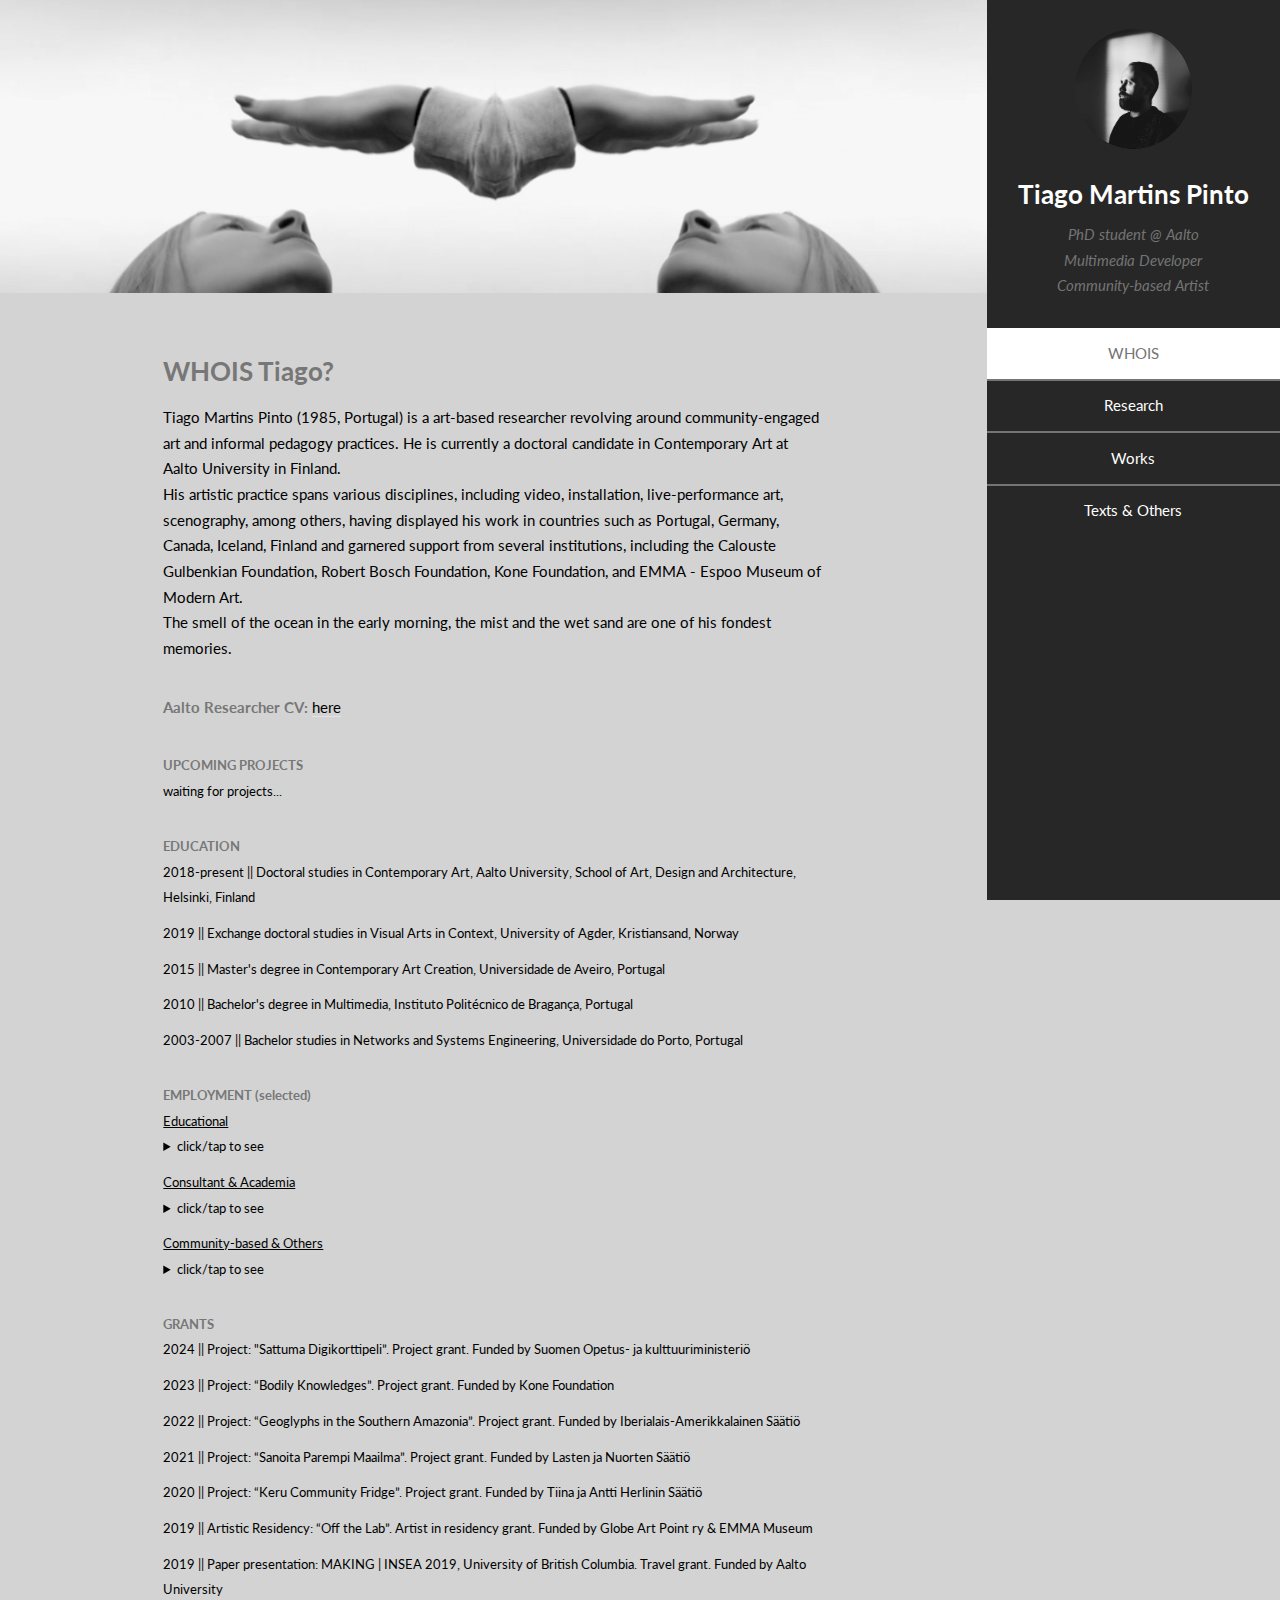
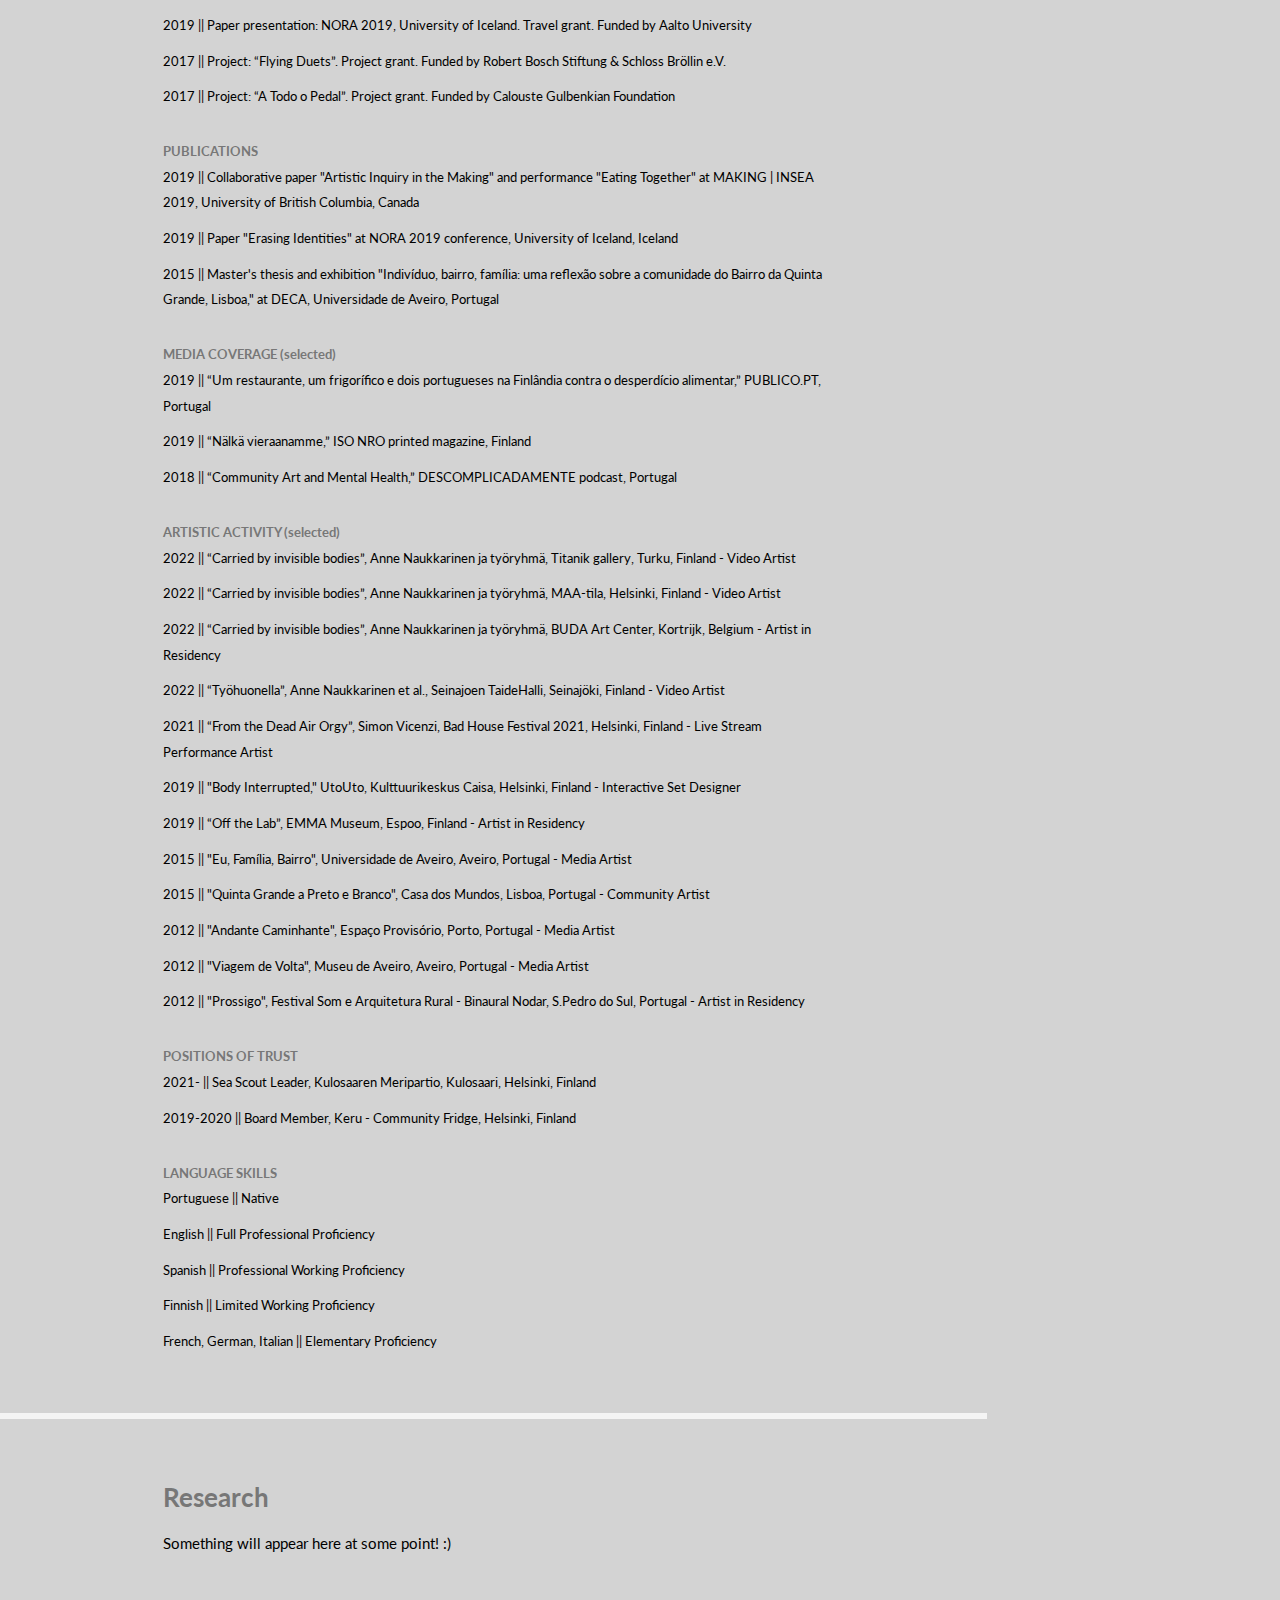
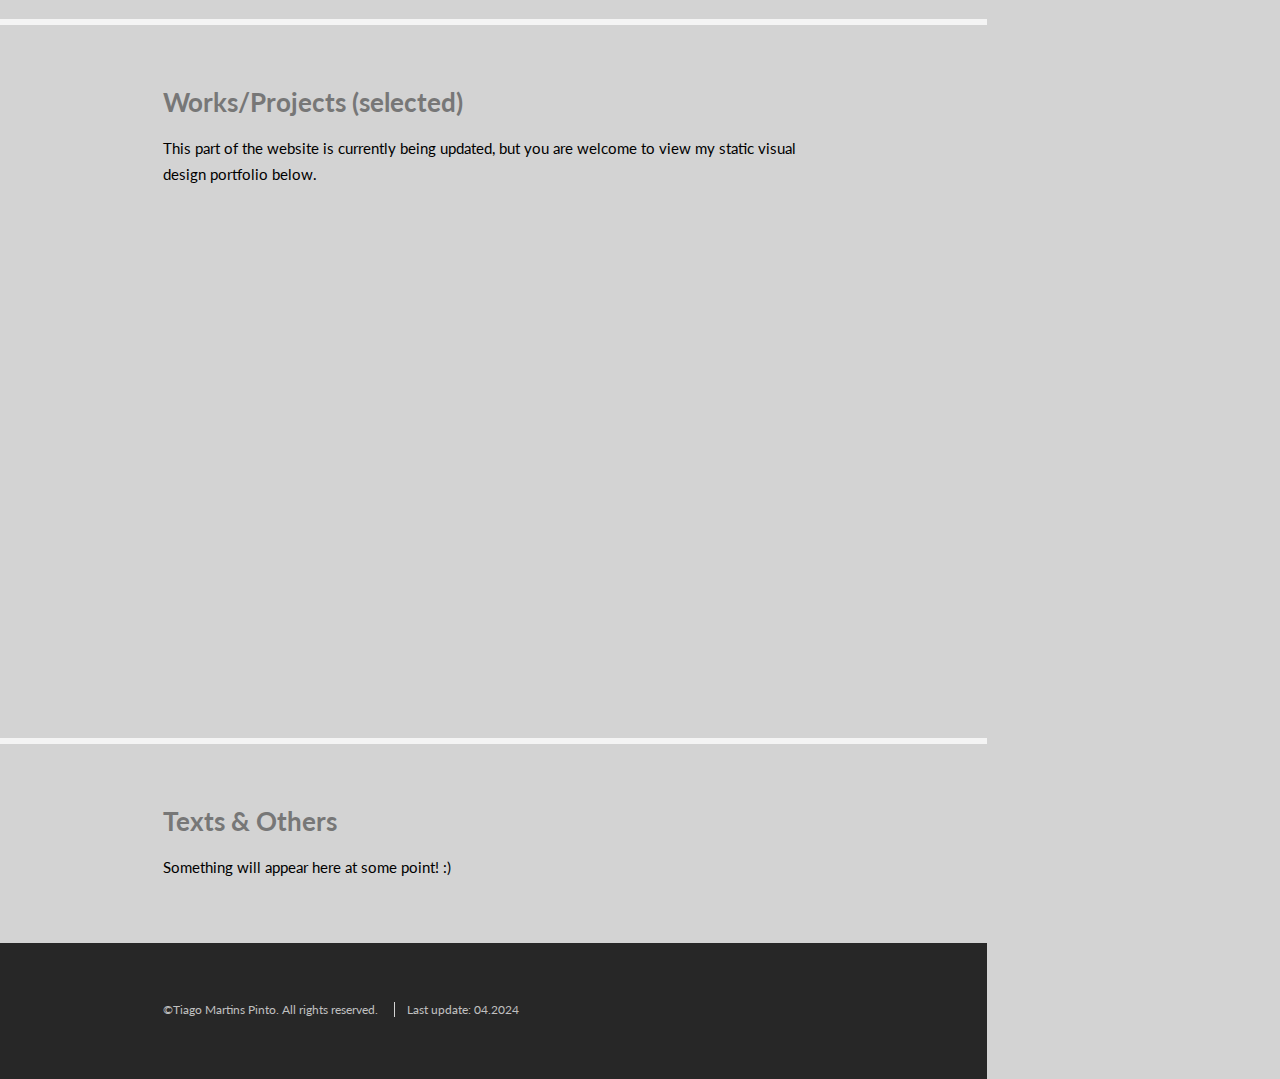
<file: index.html>
<!DOCTYPE html>
<html>
  <head>
    <title>Tiago Martins Pinto || Art-based Researcher</title>
    <meta charset="utf-8" />
    <meta
      name="viewport"
      content="width=device-width, initial-scale=1, user-scalable=no"
    />
    <link
      rel="apple-touch-icon"
      sizes="180x180"
      href="images/favicon/apple-touch-icon.png"
    />
    <link
      rel="icon"
      type="image/png"
      sizes="32x32"
      href="images/favicon/favicon-32x32.png"
    />
    <link
      rel="icon"
      type="image/png"
      sizes="16x16"
      href="images/favicon/favicon-16x16.png"
    />
    <link rel="manifest" href="/site.webmanifest" />
    <link rel="stylesheet" href="assets/css/main.css" />

    <!-- Google tag (gtag.js) -->
    <script
      async
      src="https://www.googletagmanager.com/gtag/js?id=G-0PXXY16B8S"
    ></script>
    <script>
      window.dataLayer = window.dataLayer || [];
      function gtag() {
        dataLayer.push(arguments);
      }
      gtag("js", new Date());

      gtag("config", "G-0PXXY16B8S");
    </script>
  </head>
  <body class="is-preload">
    <!-- Header -->
    <section id="header">
      <header>
        <span class="image avatar"><img src="images/avatar.jpg" alt="" /></span>
        <h1 id="logo">
          <a href="https://www.tiagomartinspinto.com">Tiago Martins Pinto</a>
        </h1>
        <p>
          PhD student @ Aalto<br />Multimedia Developer<br />Community-based
          Artist
        </p>
      </header>
      <nav id="nav">
        <ul>
          <li><a href="#whois" class="active">WHOIS</a></li>
          <li><a href="#research">Research</a></li>
          <li><a href="#works">Works</a></li>
          <li><a href="#texts">Texts & Others</a></li>
        </ul>
      </nav>
      <footer>
        <ul class="icons">
          <li>
            <a
              href="https://www.linkedin.com/in/ptiagomp/"
              target="_blank"
              class="icon brands fa-linkedin"
              ><span class="label">LinkedIn</span></a
            >
          </li>
          <li>
            <a
              href="https://github.com/ptiagomp"
              target="_blank"
              class="icon brands fa-github"
              ><span class="label">Github</span></a
            >
          </li>
          <li>
            <a
              href="https://orcid.org/0000-0002-0731-8420"
              target="_blank"
              class="icon brands fa-orcid"
              ><span class="label">ORCID</span></a
            >
          </li>
          <li>
            <a
              href="https://www.researchgate.net/profile/Tiago-Martins-Pinto"
              target="_blank"
              class="icon brands fa-researchgate"
              ><span class="label">ResearchGate</span></a
            >
          </li>
          <li>
            <a href="mailto:ptiagomp@outlook.com" class="icon solid fa-envelope"
              ><span class="label">Email</span></a
            >
          </li>
        </ul>
      </footer>
    </section>

    <!-- Wrapper -->
    <div id="wrapper">
      <!-- Main -->
      <div id="main">
        <!-- One -->
        <section id="whois">
          <div class="image main" data-position="center">
            <img src="images/banner.png" alt="banner" />
          </div>
          <div class="container">
            <header class="major">
              <h3>WHOIS Tiago?</h3>
            </header>
            <dl>
              <dt>
                <p>
                  Tiago Martins Pinto (1985, Portugal) is a art-based researcher
                  revolving around community-engaged art and informal pedagogy
                  practices. He is currently a doctoral candidate in
                  Contemporary Art at Aalto University in Finland.<br />
                  His artistic practice spans various disciplines, including
                  video, installation, live-performance art, scenography, among
                  others, having displayed his work in countries such as
                  Portugal, Germany, Canada, Iceland, Finland and garnered
                  support from several institutions, including the Calouste
                  Gulbenkian Foundation, Robert Bosch Foundation, Kone
                  Foundation, and EMMA - Espoo Museum of Modern Art.
                  <br />The smell of the ocean in the early morning, the mist
                  and the wet sand are one of his fondest memories.
                </p>
              </dt>
              <dt>
                <p>
                  <b>Aalto Researcher CV:</b>
                  <a
                    href="https://research.aalto.fi/en/persons/tiago-martins-pinto"
                    target="_blank"
                    >here</a
                  >
                </p>
              </dt>
            </dl>
            <div class="cv">
              <b>UPCOMING PROJECTS</b>
              <dl>
                <dt style="margin-bottom: 10px">waiting for projects...</dt>
                <!-- <dt style="margin-bottom: 10px">
                  Revamping the existing website for
                  <a
                    href="https://www.hollo-instituutti.fi/suomen-taidekasvatuksen-tutkimusseura/"
                    >Suomen Taidekasvatuksen Tutkimusseura</a
                  >
                </dt> -->
              </dl>
              <b>EDUCATION</b>
              <dl>
                <dt style="margin-bottom: 10px">
                  2018-present || Doctoral studies in Contemporary Art, Aalto
                  University, School of Art, Design and Architecture, Helsinki,
                  Finland
                </dt>
                <dt style="margin-bottom: 10px">
                  2019 || Exchange doctoral studies in Visual Arts in Context,
                  University of Agder, Kristiansand, Norway
                </dt>
                <dt style="margin-bottom: 10px">
                  2015 || Master's degree in Contemporary Art Creation,
                  Universidade de Aveiro, Portugal
                </dt>
                <dt style="margin-bottom: 10px">
                  2010 || Bachelor's degree in Multimedia, Instituto Politécnico
                  de Bragança, Portugal
                </dt>
                <dt style="margin-bottom: 10px">
                  2003-2007 || Bachelor studies in Networks and Systems
                  Engineering, Universidade do Porto, Portugal
                </dt>
              </dl>
              <b>EMPLOYMENT (selected)</b>
              <dl>
                <dt style="margin-bottom: 10px">
                  <u>Educational</u>
                  <details>
                    <summary>click/tap to see</summary>
                    <dl>
                      <dt style="margin-bottom: 10px">
                        2023-2024 || Aalto University, DAM, Espoo, Finland -
                        University Lecturer in Creative Coding
                      </dt>
                      <dt style="margin-bottom: 10px">
                        2023-2024 || Ministry of Education, DGRHE, Lisbon,
                        Portugal - Multimedia Instructor
                      </dt>
                      <dt style="margin-bottom: 10px">
                        2023-2024 || Instituto Politécnico de Bragança, EsACT,
                        Mirandela, Portugal - University Lecturer in Media Arts
                      </dt>
                    </dl>
                  </details>
                </dt>
                <dt style="margin-bottom: 10px">
                  <u>Consultant & Academia</u>
                  <details>
                    <summary>click/tap to see</summary>
                    <dt style="margin-bottom: 10px">
                      2023-2024 || Project "Taiteet ja digi", Aalto University,
                      DAM & Academy of Fine Arts, Helsinki, Finland - Online
                      Game Developer
                    </dt>
                    <dt style="margin-bottom: 10px">
                      2023 || Project "Bodily Knowledges", Aalto University,
                      DAM, Espoo, Finland - Project Collaborator and Consultant
                    </dt>
                    <dt style="margin-bottom: 10px">
                      2021-2023 || Documentary "Geoglyphs in the Southern
                      Amazonia", University of Helsinki, Indigenous Studies
                      Department, Helsinki, Finland - Documentary Consultant and
                      Editor
                    </dt>
                    <dt style="margin-bottom: 10px">
                      2020 || Robotic Instruments research group, Aalto
                      University, DEEA, Espoo, Finland - Media Content Developer
                      and Consultant
                    </dt>
                    <dt style="margin-bottom: 10px">
                      2020 || "Writing Characters in Artificial Intelligence:
                      How Screenwriting Practices Benefit AI Personality
                      Design", Aalto University, DF, Espoo, Finland - Master's
                      Thesis Opponent
                    </dt>
                    <dt style="margin-bottom: 10px">
                      2019 || Seminar "Appearances of the Political", Aalto
                      University, DAM, Espoo, Finland - Seminar Co-organizer and
                      Consultant
                    </dt>
                    <dt style="margin-bottom: 10px">
                      2019 || Aalto University, DAM, Espoo, Finland - Research
                      Assistant and Event Coordinator
                    </dt>
                    <dt style="margin-bottom: 10px">
                      2019 || Visual Culture and Artistic Practices (tenure
                      track), Aalto University, DAM, Espoo, Finland -
                      Professorship Applicant Evaluator
                    </dt>
                  </details>
                </dt>
                <dt style="margin-bottom: 10px">
                  <u>Community-based & Others</u>
                  <details>
                    <summary>click/tap to see</summary>
                    <dl>
                      <dt style="margin-bottom: 10px">
                        2021-2022 || Kallahden ja MeriRastila nuorisotalo,
                        Helsinki, Finland - Art Facilitator
                      </dt>
                      <dt style="margin-bottom: 10px">
                        2021 || Puistopolun peruskoulu, Lasten ja Nuorten
                        Säätio, Helsinki, Finland - Community Artist
                      </dt>
                      <dt style="margin-bottom: 10px">
                        2019-2020 || Mehackit Oy, Espoo, Finland - Multimedia
                        Developer and Art Instructor
                      </dt>
                      <dt style="margin-bottom: 10px">
                        2019 || Foreigner.fi, Espoo, Finland - Opinion Article
                        Author
                      </dt>
                      <dt style="margin-bottom: 10px">
                        2018-2020 || Keru Community Fridge, Kalliolan
                        setlementtitalo, Helsinki, Finland - Logistics and
                        Volunteer Coordinator
                      </dt>
                      <dt style="margin-bottom: 10px">
                        2017 || Schloss Bröllin, Pasewalk, Germany - Media
                        Content Creator
                      </dt>
                      <dt style="margin-bottom: 10px">
                        2013-2015 || Projecto Claquete E5G, Alto Comissariado
                        para as Migrações, Lisbon, Portugal - Multimedia Project
                        Coordinator
                      </dt>
                    </dl>
                  </details>
                </dt>
              </dl>
              <b>GRANTS</b>
              <dl>
                <dt style="margin-bottom: 10px">
                  2024 || Project: "Sattuma Digikorttipeli”. Project grant.
                  Funded by Suomen Opetus- ja kulttuuriministeriö
                </dt>
                <dt style="margin-bottom: 10px">
                  2023 || Project: “Bodily Knowledges”. Project grant. Funded by
                  Kone Foundation
                </dt>
                <dt style="margin-bottom: 10px">
                  2022 || Project: “Geoglyphs in the Southern Amazonia”. Project
                  grant. Funded by Iberialais-Amerikkalainen Säätiö
                </dt>
                <dt style="margin-bottom: 10px">
                  2021 || Project: “Sanoita Parempi Maailma”. Project grant.
                  Funded by Lasten ja Nuorten Säätiö
                </dt>
                <dt style="margin-bottom: 10px">
                  2020 || Project: “Keru Community Fridge”. Project grant.
                  Funded by Tiina ja Antti Herlinin Säätiö
                </dt>
                <dt style="margin-bottom: 10px">
                  2019 || Artistic Residency: “Off the Lab”. Artist in residency
                  grant. Funded by Globe Art Point ry & EMMA Museum
                </dt>
                <dt style="margin-bottom: 10px">
                  2019 || Paper presentation: MAKING | INSEA 2019, University of
                  British Columbia. Travel grant. Funded by Aalto University
                </dt>
                <dt style="margin-bottom: 10px">
                  2019 || Paper presentation: NORA 2019, University of Iceland.
                  Travel grant. Funded by Aalto University
                </dt>
                <dt style="margin-bottom: 10px">
                  2017 || Project: “Flying Duets”. Project grant. Funded by
                  Robert Bosch Stiftung & Schloss Bröllin e.V.
                </dt>
                <dt style="margin-bottom: 10px">
                  2017 || Project: “A Todo o Pedal”. Project grant. Funded by
                  Calouste Gulbenkian Foundation
                </dt>
              </dl>
              <b>PUBLICATIONS</b>
              <dl>
                <dt style="margin-bottom: 10px">
                  2019 || Collaborative paper "Artistic Inquiry in the Making"
                  and performance "Eating Together" at MAKING | INSEA 2019,
                  University of British Columbia, Canada
                </dt>
                <dt style="margin-bottom: 10px">
                  2019 || Paper "Erasing Identities" at NORA 2019 conference,
                  University of Iceland, Iceland
                </dt>
                <dt style="margin-bottom: 10px">
                  2015 || Master's thesis and exhibition "Indivíduo, bairro,
                  família: uma reflexão sobre a comunidade do Bairro da Quinta
                  Grande, Lisboa," at DECA, Universidade de Aveiro, Portugal
                </dt>
              </dl>
              <b>MEDIA COVERAGE (selected)</b>
              <dl>
                <dt style="margin-bottom: 10px">
                  2019 || “Um restaurante, um frigorífico e dois portugueses na
                  Finlândia contra o desperdício alimentar,” PUBLICO.PT,
                  Portugal
                </dt>
                <dt style="margin-bottom: 10px">
                  2019 || “Nälkä vieraanamme,” ISO NRO printed magazine, Finland
                </dt>
                <dt style="margin-bottom: 10px">
                  2018 || “Community Art and Mental Health,” DESCOMPLICADAMENTE
                  podcast, Portugal
                </dt>
              </dl>
              <b>ARTISTIC ACTIVITY (selected)</b>
              <dl>
                <dt style="margin-bottom: 10px">
                  2022 || “Carried by invisible bodies”, Anne Naukkarinen ja
                  työryhmä, Titanik gallery, Turku, Finland - Video Artist
                </dt>
                <dt style="margin-bottom: 10px">
                  2022 || “Carried by invisible bodies”, Anne Naukkarinen ja
                  työryhmä, MAA-tila, Helsinki, Finland - Video Artist
                </dt>
                <dt style="margin-bottom: 10px">
                  2022 || “Carried by invisible bodies”, Anne Naukkarinen ja
                  työryhmä, BUDA Art Center, Kortrijk, Belgium - Artist in
                  Residency
                </dt>
                <dt style="margin-bottom: 10px">
                  2022 || “Työhuonella”, Anne Naukkarinen et al., Seinajoen
                  TaideHalli, Seinajöki, Finland - Video Artist
                </dt>
                <dt style="margin-bottom: 10px">
                  2021 || “From the Dead Air Orgy”, Simon Vicenzi, Bad House
                  Festival 2021, Helsinki, Finland - Live Stream Performance
                  Artist
                </dt>
                <dt style="margin-bottom: 10px">
                  2019 || "Body Interrupted," UtoUto, Kulttuurikeskus Caisa,
                  Helsinki, Finland - Interactive Set Designer
                </dt>
                <dt style="margin-bottom: 10px">
                  2019 || “Off the Lab”, EMMA Museum, Espoo, Finland - Artist in
                  Residency
                </dt>
                <dt style="margin-bottom: 10px">
                  2015 || "Eu, Família, Bairro", Universidade de Aveiro, Aveiro,
                  Portugal - Media Artist
                </dt>
                <dt style="margin-bottom: 10px">
                  2015 || "Quinta Grande a Preto e Branco", Casa dos Mundos,
                  Lisboa, Portugal - Community Artist
                </dt>
                <dt style="margin-bottom: 10px">
                  2012 || "Andante Caminhante", Espaço Provisório, Porto,
                  Portugal - Media Artist
                </dt>
                <dt style="margin-bottom: 10px">
                  2012 || "Viagem de Volta", Museu de Aveiro, Aveiro, Portugal -
                  Media Artist
                </dt>
                <dt style="margin-bottom: 10px">
                  2012 || "Prossigo", Festival Som e Arquitetura Rural -
                  Binaural Nodar, S.Pedro do Sul, Portugal - Artist in Residency
                </dt>
              </dl>
              <b>POSITIONS OF TRUST</b>
              <dl>
                <dt style="margin-bottom: 10px">
                  2021- || Sea Scout Leader, Kulosaaren Meripartio, Kulosaari,
                  Helsinki, Finland
                </dt>
                <dt style="margin-bottom: 10px">
                  2019-2020 || Board Member, Keru - Community Fridge, Helsinki,
                  Finland
                </dt>
              </dl>
              <b>LANGUAGE SKILLS</b>
              <dl>
                <dt style="margin-bottom: 10px">Portuguese || Native</dt>
                <dt style="margin-bottom: 10px">
                  English || Full Professional Proficiency
                </dt>
                <dt style="margin-bottom: 10px">
                  Spanish || Professional Working Proficiency
                </dt>
                <dt style="margin-bottom: 10px">
                  Finnish || Limited Working Proficiency
                </dt>
                <dt style="margin-bottom: 10px">
                  French, German, Italian || Elementary Proficiency
                </dt>
              </dl>
            </div>
          </div>
        </section>

        <section id="research">
          <div class="container">
            <h3>Research</h3>
            <p>Something will appear here at some point! :)</p>
            <!-- <ul class="feature-icons">
              <li class="icon solid fa-code">Code project 1</li>
              <li class="icon solid fa-code">Code project 2</li>
              <li class="icon solid fa-cubes">Project 1</li>
              <li class="icon solid fa-cubes">Project 2</li>
              <li class="icon solid fa-book">Paper at INSEA2019</li>
              <li class="icon solid fa-book">Paper at Nora2019</li>
              <li class="icon solid fa-bolt">Ideia 1</li>
              <li class="icon solid fa-bolt">Ideia 2</li>
              <li class="icon solid fa-users">Community project 1</li>
              <li class="icon solid fa-users">Community project 2</li>
            </ul> -->
          </div>
        </section>

        <section id="works">
          <div class="container">
            <h3>Works/Projects (selected)</h3>
            <p>
              This part of the website is currently being updated, but you are
              welcome to view my static visual design portfolio below.
            </p>
            <iframe
              src="https://drive.google.com/file/d/1vCkhCvODGKH9sfvp6uR0pXwGWoMAMA1N/preview"
              width="100%"
              height="480"
              allow="autoplay"
            ></iframe>
            <!-- <div class="features">
              <article>
                <a href="#" class="image"
                  ><img src="images/portfolio/sattuma.png" alt="sattuma"
                /></a>
                <div class="inner">
                  <h4>Sattuma Digital and Physical card game</h4>
                  <h5>commissioned by<br>Aalto University<br>and<br>Academy of Fine Arts Helsinki</h5>
                  <p>
                    This online game was developed as part of the Digi ja Taide project, funded by the The Ministry of Education and Culture, Finland - OKM for 2021-2023. It is a collaborative effort between the University of the Arts and Aalto University. The game was designed by Tomi Slotte Dufva, Senior University Lecturer at the Aalto University School of Arts, Design and Architecture, and Professors Mikael Brygger and Tomi Humalisto from the Theatre Academy of the University of the Arts. The game's physical cards, graphic design and functionalities were programmed by Tiago Martins Pinto from Aalto University. The broader project also includes participation from the Universities of Helsinki, Tampere, and Turku, as well as Häme University of Applied Sciences. In addition to the online game, a set of cardboard game cards has been produced, which can be inquired from the creators.
                  </p>
                </div>
              </article>
              <article>
                <a href="#" class="image"
                  ><img src="images/pic02.jpg" alt=""
                /></a>
                <div class="inner">
                  <h4>Terraformed a small moon</h4>
                  <p>
                    Integer eu ante ornare amet commetus vestibulum blandit
                    integer in curae ac faucibus integer adipiscing ornare amet.
                  </p>
                </div>
              </article>
              <article>
                <a href="#" class="image"
                  ><img src="images/pic03.jpg" alt=""
                /></a>
                <div class="inner">
                  <h4>Snapped dark matter in the wild</h4>
                  <p>
                    Integer eu ante ornare amet commetus vestibulum blandit
                    integer in curae ac faucibus integer adipiscing ornare amet.
                  </p>
                </div>
              </article>
            </div> -->
          </div>
        </section>

        <section id="texts">
          <div class="container">
            <h3>Texts & Others</h3>
            <p>Something will appear here at some point! :)</p>
          </div>
        </section>
      </div>

      <!-- Footer -->
      <section id="footer">
        <div class="container">
          <ul class="copyright">
            <li>&copy;Tiago Martins Pinto. All rights reserved.</li>
            <li>Last update: 04.2024</li>
          </ul>
        </div>
      </section>
    </div>

    <!-- Scripts -->
    <script src="assets/js/jquery.min.js"></script>
    <script src="assets/js/jquery.scrollex.min.js"></script>
    <script src="assets/js/jquery.scrolly.min.js"></script>
    <script src="assets/js/browser.min.js"></script>
    <script src="assets/js/breakpoints.min.js"></script>
    <script src="assets/js/util.js"></script>
    <script src="assets/js/main.js"></script>
  </body>
</html>
</file>
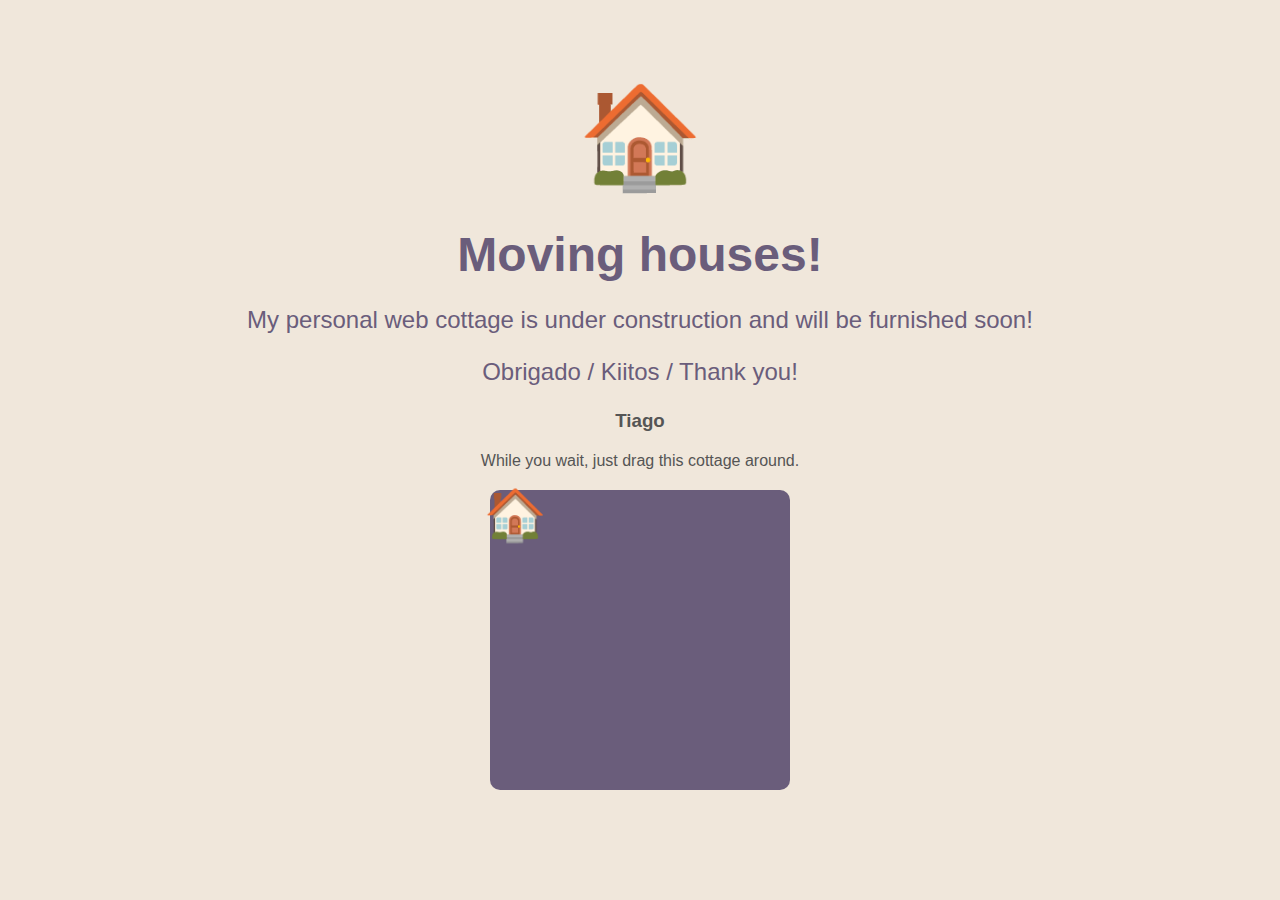
<file: _under construction website/index.html>
<!DOCTYPE html>
<html lang="en">
  <head>
    <meta charset="UTF-8" />
    <meta name="viewport" content="width=device-width, initial-scale=1.0" />
    <title>TIAGO MARTINS PINTO//ART-BASED RESEARCHER</title>
    <link rel="stylesheet" href="styles.css" />
  </head>
  <body>
    <div class="container">
      <div class="home-icon">🏠</div>
      <h1>Moving houses!</h1>
      <p>
        My personal web cottage is under construction and will be furnished
        soon!
      </p>
      <p>Obrigado / Kiitos / Thank you!</p>
      <h3>Tiago</h3>
      <div id="funMessage">While you wait, just drag this cottage around.</div>
      <div id="draggableContainer">
        <div id="draggableBox">🏠</div>
      </div>
    </div>

    <script src="script.js"></script>
  </body>
</html>
</file>
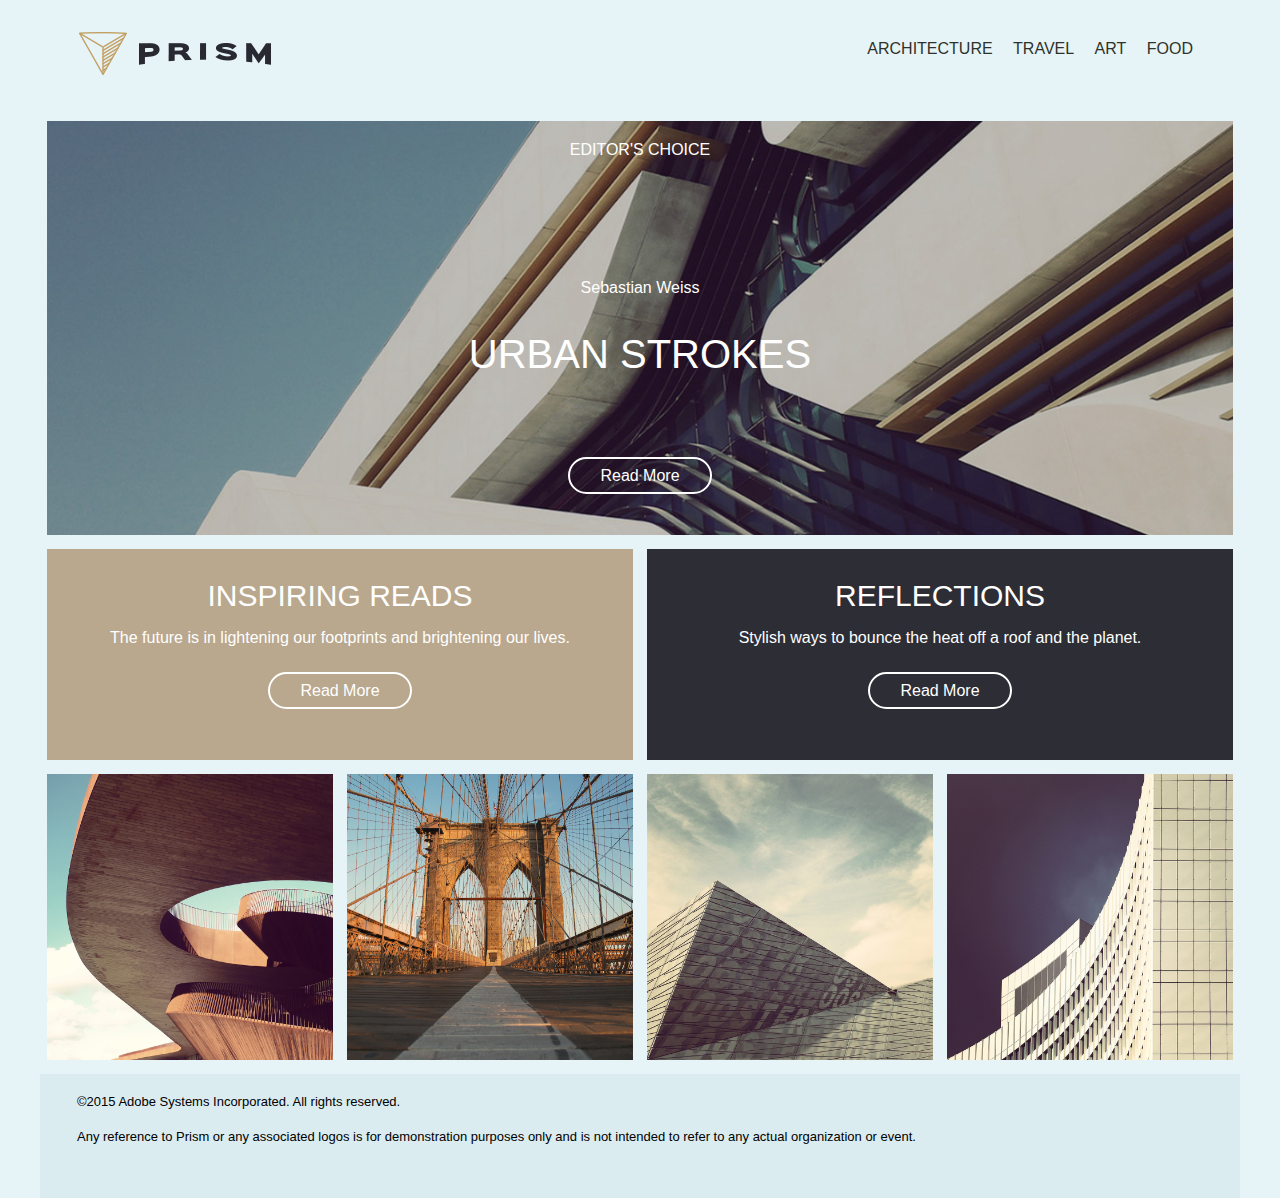
<file: example website/index.html>
<!doctype html>
<html>
<head>
<meta charset="UTF-8">
<title>Prism</title>
<link rel="stylesheet" href="styles.css">
</head>

<body>

	<header>
		<div class="row">
			<div class="col">
				<img class="style-logo" src="images/logo.png" alt="Prism Logo">
				<nav class="style-nav">
					<ul>
						<li><a href="#">Architecture</a></li>
						<li><a href="#">Travel</a></li>
						<li><a href="#">Art</a></li>
						<li><a href="#">Food</a></li>
					</ul>
				</nav>
			</div>
		</div>
	</header>
	
	<main>
		<div class="row">
			<div class="col">
				<div class="hero">
					<h3>Editor's Choice</h3>
					<h4>Sebastian Weiss</h4>
					<h1>Urban Strokes</h1>
					<a href="" class="button">Read More</a>
				</div>
			</div>
		</div>
		<div class="row">
			<div class="col col-md-one-half">
				<div class="info-box-tan">
					<h2>Inspiring Reads</h2>
					<p>The future is in lightening our footprints and brightening our lives.</p>
					<a href="" class="button">Read More</a>
				</div>
			</div>
			<div class="col col-md-one-half">
				<div class="info-box-dark">
					<h2>Reflections</h2>
					<p>Stylish ways to bounce the heat off a roof and the planet.</p>
					<a href="" class="button">Read More</a>
				</div>
			</div>
		</div>
		<div class="row">
			<div class="col col-md-one-half col-lg-one-fourth"><img src="images/gallery-1.jpg" alt=""></div>
			<div class="col col-md-one-half col-lg-one-fourth"><img src="images/gallery-2.jpg" alt=""></div>
			<div class="col col-md-one-half col-lg-one-fourth"><img src="images/gallery-3.jpg" alt=""></div>
			<div class="col col-md-one-half col-lg-one-fourth"><img src="images/gallery-4.jpg" alt=""></div>
		</div>
	</main>
	
	<footer>
		<div class="row">
			<div class="col">
				<p class="footer-text">©2015 Adobe Systems Incorporated. All rights reserved.</p>
				<p class="footer-text">Any reference to Prism or any associated logos is for demonstration purposes only and is not intended to refer to any actual organization or event.</p>
			</div>
		</div>
	</footer>

</body>
</html>
</file>
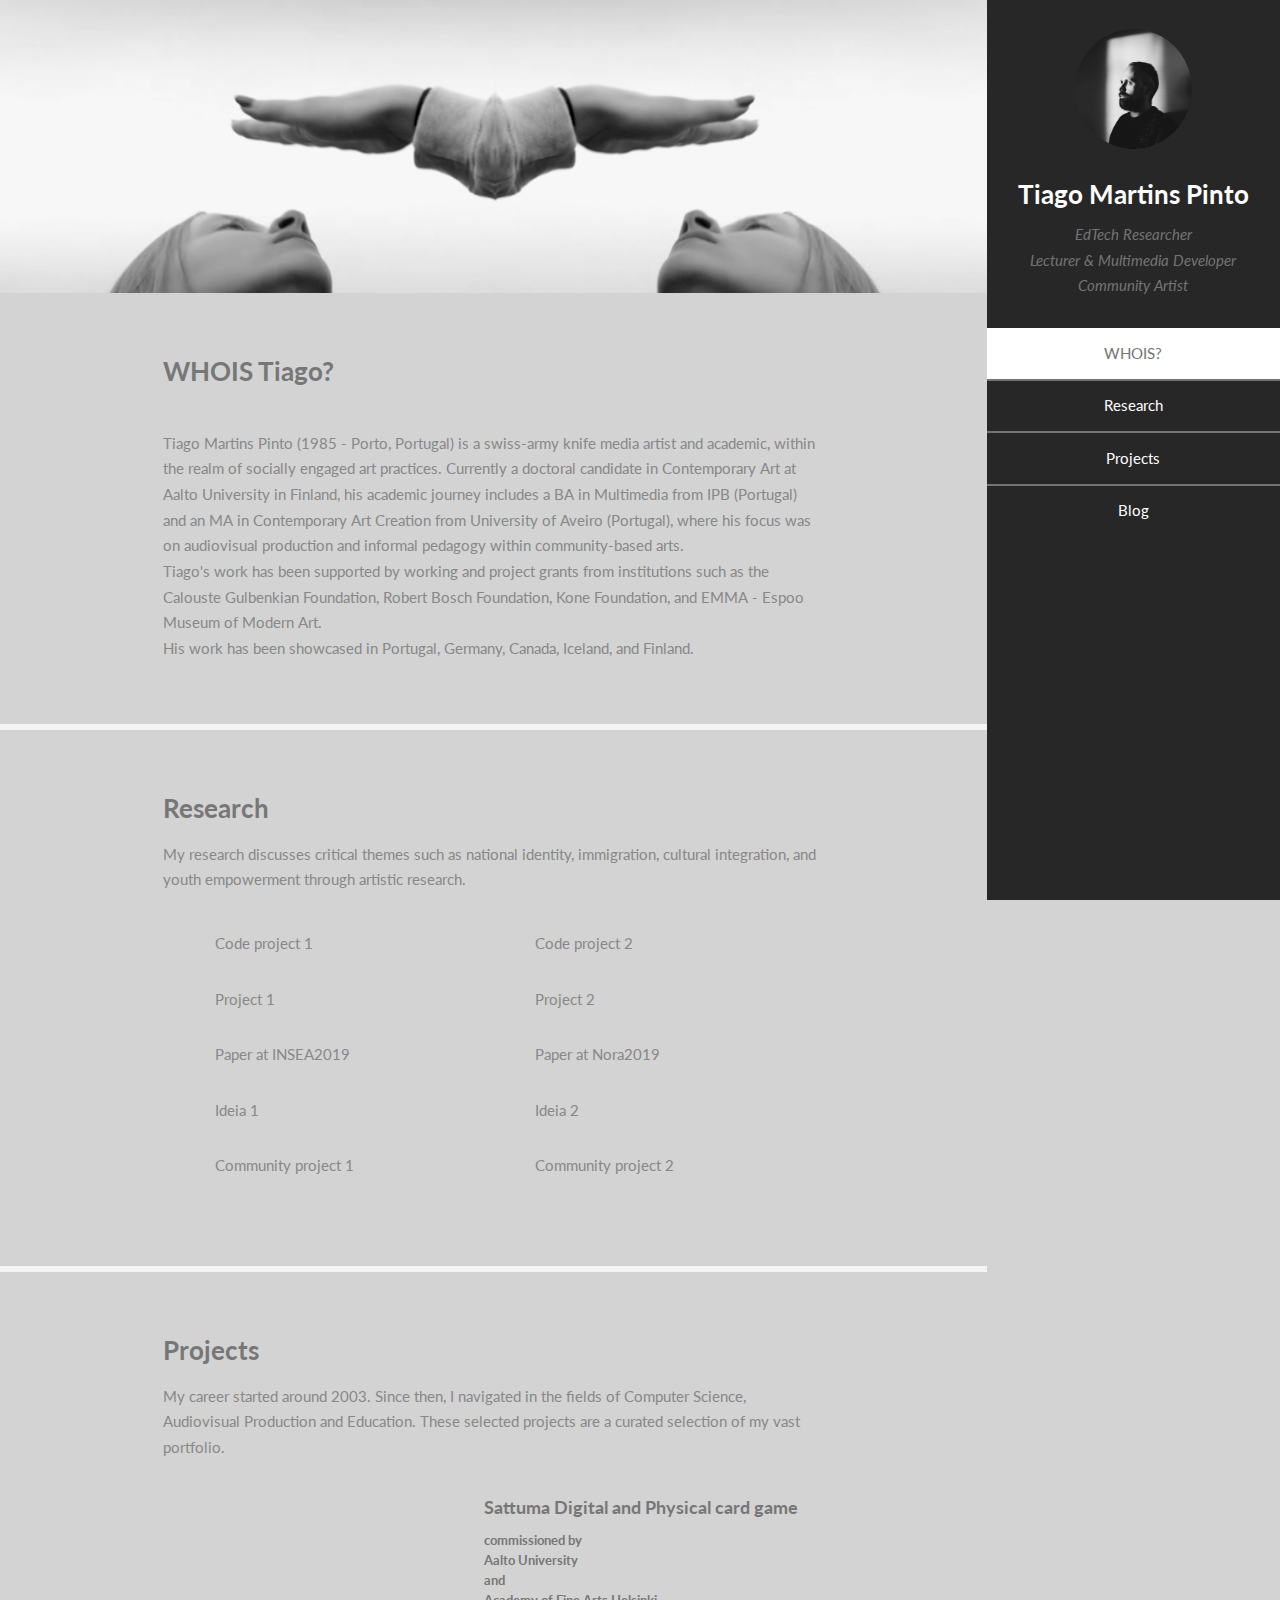
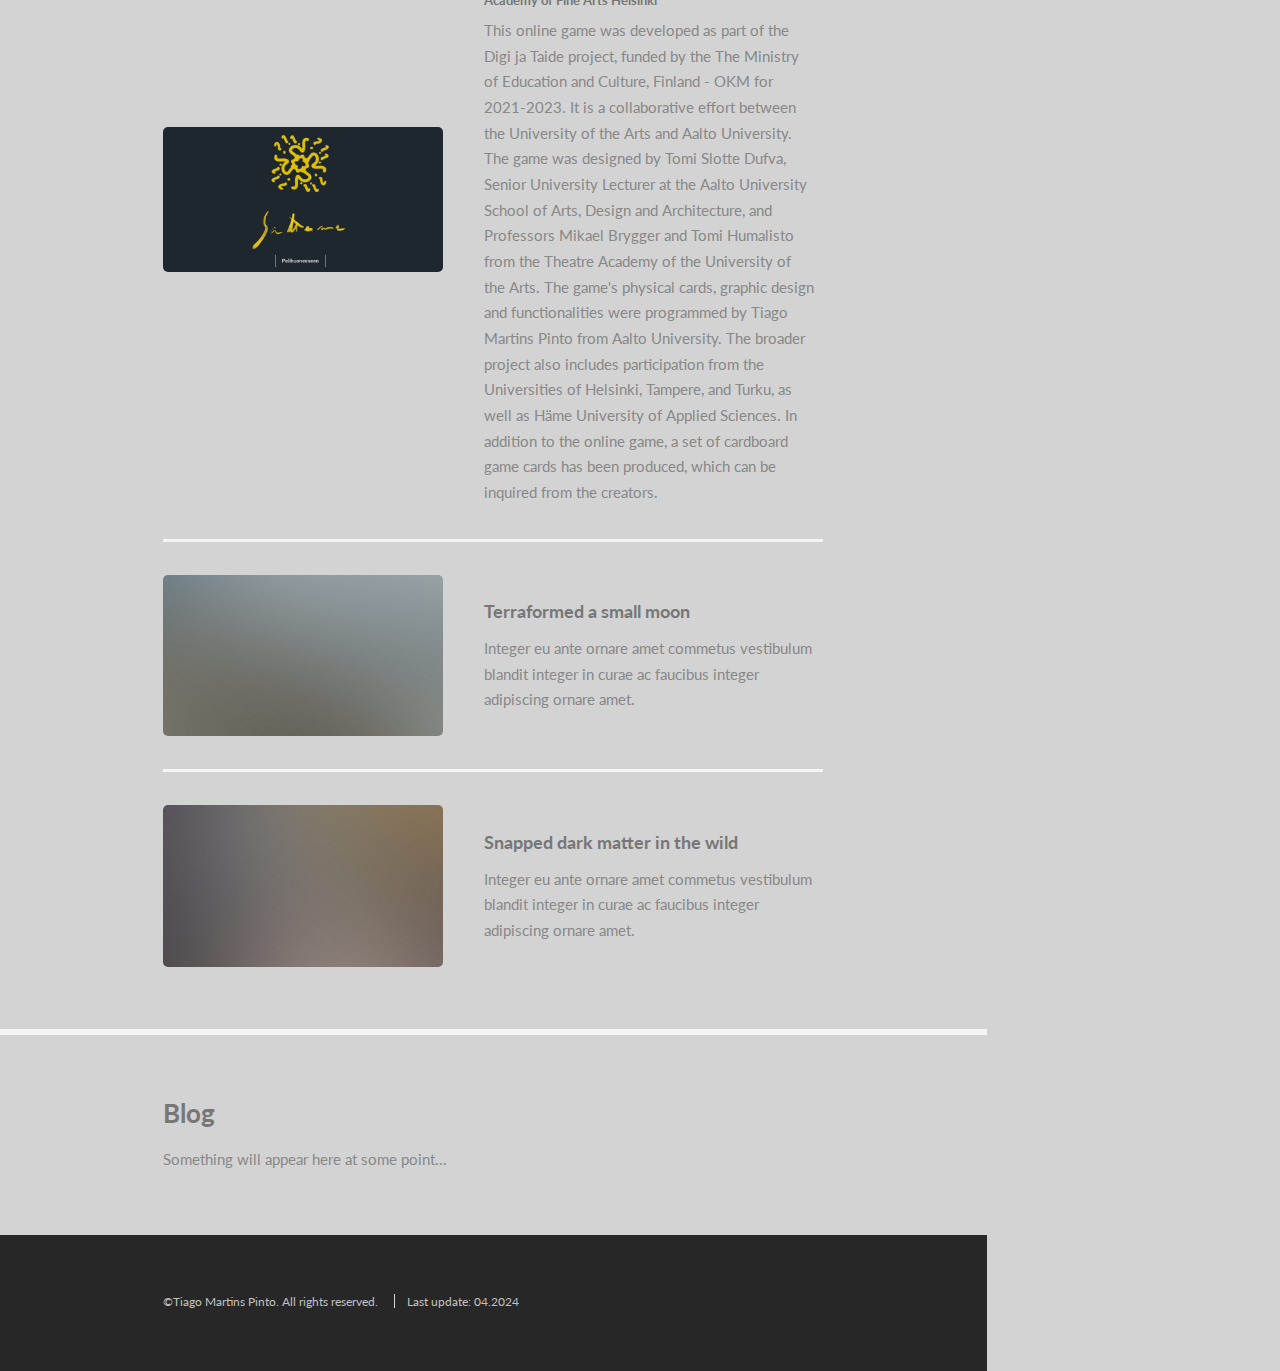
<file: final/index.html>
<!DOCTYPE html>

<html>
  <head>
    <title>Tiago Martins Pinto - Art-based Researcher</title>
    <meta charset="utf-8" />
    <meta
      name="viewport"
      content="width=device-width, initial-scale=1, user-scalable=no"
    />
    <link
      rel="apple-touch-icon"
      sizes="180x180"
      href="images/favicon/apple-touch-icon.png"
    />
    <link
      rel="icon"
      type="image/png"
      sizes="32x32"
      href="images/favicon/favicon-32x32.png"
    />
    <link
      rel="icon"
      type="image/png"
      sizes="16x16"
      href="images/favicon/favicon-16x16.png"
    />
    <link rel="manifest" href="/site.webmanifest" />
    <link rel="stylesheet" href="assets/css/main.css" />
  </head>
  <body class="is-preload">
    <!-- Header -->
    <section id="header">
      <header>
        <span class="image avatar"><img src="images/avatar.jpg" alt="" /></span>
        <h1 id="logo"><a href="#">Tiago Martins Pinto</a></h1>
        <p>
          EdTech Researcher<br />Lecturer & Multimedia Developer<br />Community
          Artist
        </p>
      </header>
      <nav id="nav">
        <ul>
          <li><a href="#one" class="active">WHOIS?</a></li>
          <li><a href="#two">Research</a></li>
          <li><a href="#three">Projects</a></li>
          <li><a href="#four">Blog</a></li>
        </ul>
      </nav>
      <footer>
        <ul class="icons">
          <li>
            <a
              href="https://www.linkedin.com/in/ptiagomp/"
              target="_blank"
              class="icon brands fa-linkedin"
              ><span class="label">LinkedIn</span></a
            >
          </li>
          <li>
            <a
              href="https://github.com/ptiagomp"
              target="_blank"
              class="icon brands fa-github"
              ><span class="label">Github</span></a
            >
          </li>
          <li>
            <a
              href="https://orcid.org/0000-0002-0731-8420"
              target="_blank"
              class="icon brands fa-orcid"
              ><span class="label">ORCID</span></a
            >
          </li>
          <li>
            <a
              href="https://www.researchgate.net/profile/Tiago-Martins-Pinto"
              target="_blank"
              class="icon brands fa-researchgate"
              ><span class="label">ResearchGate</span></a
            >
          </li>
          <li>
            <a href="mailto:ptiagomp@outlook.com" class="icon solid fa-envelope"
              ><span class="label">Email</span></a
            >
          </li>
        </ul>
      </footer>
    </section>

    <!-- Wrapper -->
    <div id="wrapper">
      <!-- Main -->
      <div id="main">
        <!-- One -->
        <section id="one">
          <div class="image main" data-position="center">
            <img src="images/banner.png" alt="banner" />
          </div>
          <div class="container">
            <header class="major">
              <h3>WHOIS Tiago?</h3>
            </header>
            <br>
              Tiago Martins Pinto (1985 - Porto, Portugal) is a swiss-army knife
              media artist and academic, within the realm of socially engaged
              art practices. Currently a doctoral candidate in Contemporary Art
              at Aalto University in Finland, his academic journey includes a BA
              in Multimedia from IPB (Portugal) and an MA in Contemporary Art
              Creation from University of Aveiro (Portugal), where his focus was
              on audiovisual production and informal pedagogy within
              community-based arts.<br>Tiago's work has been supported by working
              and project grants from institutions such as the Calouste
              Gulbenkian Foundation, Robert Bosch Foundation, Kone Foundation,
              and EMMA - Espoo Museum of Modern Art.<br>His work has been showcased
              in Portugal, Germany, Canada, Iceland, and Finland.
            </p>
          </div>
        </section>

        <!-- Two -->
        <section id="two">
          <div class="container">
            <h3>Research</h3>
            <p>
              My research discusses critical themes such as national identity, immigration, cultural integration, and youth empowerment through artistic research.
            </p>
            <ul class="feature-icons">
              <li class="icon solid fa-code">Code project 1</li>
              <li class="icon solid fa-code">Code project 2</li>
              <li class="icon solid fa-cubes">Project 1</li>
              <li class="icon solid fa-cubes">Project 2</li>
              <li class="icon solid fa-book">Paper at INSEA2019</li>
              <li class="icon solid fa-book">Paper at Nora2019</li>
              <li class="icon solid fa-bolt">Ideia 1</li>
              <li class="icon solid fa-bolt">Ideia 2</li>
              <li class="icon solid fa-users">Community project 1</li>
              <li class="icon solid fa-users">Community project 2</li>
            </ul>
          </div>
        </section>

        <!-- Three -->
        <section id="three">
          <div class="container">
            <h3>Projects</h3>
            <p>
              My career started around 2003. Since then, I navigated in the fields of Computer Science, Audiovisual Production and Education. These selected projects are a curated selection of my vast portfolio.
            </p>
            <div class="features">
              <article>
                <a href="#" class="image"
                  ><img src="images/portfolio/sattuma.png" alt="sattuma"
                /></a>
                <div class="inner">
                  <h4>Sattuma Digital and Physical card game</h4>
                  <h5>commissioned by<br>Aalto University<br>and<br>Academy of Fine Arts Helsinki</h5>
                  <p>
                    This online game was developed as part of the Digi ja Taide project, funded by the The Ministry of Education and Culture, Finland - OKM for 2021-2023. It is a collaborative effort between the University of the Arts and Aalto University. The game was designed by Tomi Slotte Dufva, Senior University Lecturer at the Aalto University School of Arts, Design and Architecture, and Professors Mikael Brygger and Tomi Humalisto from the Theatre Academy of the University of the Arts. The game's physical cards, graphic design and functionalities were programmed by Tiago Martins Pinto from Aalto University. The broader project also includes participation from the Universities of Helsinki, Tampere, and Turku, as well as Häme University of Applied Sciences. In addition to the online game, a set of cardboard game cards has been produced, which can be inquired from the creators.
                  </p>
                </div>
              </article>
              <article>
                <a href="#" class="image"
                  ><img src="images/pic02.jpg" alt=""
                /></a>
                <div class="inner">
                  <h4>Terraformed a small moon</h4>
                  <p>
                    Integer eu ante ornare amet commetus vestibulum blandit
                    integer in curae ac faucibus integer adipiscing ornare amet.
                  </p>
                </div>
              </article>
              <article>
                <a href="#" class="image"
                  ><img src="images/pic03.jpg" alt=""
                /></a>
                <div class="inner">
                  <h4>Snapped dark matter in the wild</h4>
                  <p>
                    Integer eu ante ornare amet commetus vestibulum blandit
                    integer in curae ac faucibus integer adipiscing ornare amet.
                  </p>
                </div>
              </article>
            </div>
          </div>
        </section>

        <!-- Four -->
        <section id="four">
          <div class="container">
            <h3>Blog</h3>
            <p>Something will appear here at some point...</p>
          </div>
        </section>
      </div>

      <!-- Footer -->
      <section id="footer">
        <div class="container">
          <ul class="copyright">
            <li>&copy;Tiago Martins Pinto. All rights reserved.</li>
            <li>Last update: 04.2024</li>
          </ul>
        </div>
      </section>
    </div>

    <!-- Scripts -->
    <script src="assets/js/jquery.min.js"></script>
    <script src="assets/js/jquery.scrollex.min.js"></script>
    <script src="assets/js/jquery.scrolly.min.js"></script>
    <script src="assets/js/browser.min.js"></script>
    <script src="assets/js/breakpoints.min.js"></script>
    <script src="assets/js/util.js"></script>
    <script src="assets/js/main.js"></script>
  </body>
</html>
</file>
<file: _under construction website/styles.css>
body {
    font-family: 'Helvetica Neue', Helvetica, Arial, sans-serif;
    color: #555;
    background-color: #f0e7db; /* soft pastel background */
    text-align: center;
    padding-top: 50px;
  }
  
  h1 {
    color: #6a5d7b; /* pastel purple */
    font-size: 48px;
    margin-bottom: 20px;
  }
  
  p {
    color: #6a5d7b; /* pastel purple */
    font-size: 24px;
  }
  
  .home-icon {
    color: #f9c1b1; /* pastel red */
    font-size: 100px;
    margin: 20px 0;
  }
  
  #funMessage {
    margin: 20px 0;
    color: 6a5d7b; /* pastel green */
  }
  
  #draggableContainer {
    width: 300px;
    height: 300px;
    margin: 0 auto;
    position: relative;
    background-color: #6a5d7b; /* light blue background */
    border-radius: 10px;

  }
  
  #draggableBox {
    display: flex;        /* Enables flexbox */
    justify-content: center; /* Centers content horizontally */
    align-items: center;     /* Centers content vertically */
    font-size: 50px;         /* Adjust size as needed */
    cursor: move;
    user-select: none;       /* Prevents text selection */
    width: 49px;            /* Set a fixed width */
    height: 49px;           /* Set a fixed height */
    border-radius: 5px;      
  }
  
  /* Add more styles as needed */
</file>
<file: example website/styles.css>
@charset "UTF-8";
/* CSS Document */

html, 
html * {
	padding: 0;
	margin: 0;
	box-sizing: border-box;
	font-family: Gotham, Helvetica Neue, Helvetica, Arial," sans-serif";
}

header {
	padding: 32px;
}

img {
	width: 100%;
	max-width: 100%;
	height: auto;
	vertical-align: middle;
}

footer {
	padding: 20px 30px;
	background-color: #dbecf1;
}

body {
	margin-left: auto;
	margin-right: auto;
	background: #e6f4f8;
}

.style-logo {
	margin-left: auto;
	margin-right: auto;
	display: block;
	width: 192px;
}

.style-nav ul {
	list-style-type: none;
}

.style-nav ul li a {
	text-decoration: none;
	color: #2F322A;
	text-align: center;
	display: block;
	text-transform: uppercase;
	padding: 8px;
}

.hero {
	background-image: url(images/hero.jpg);
	background-size: cover;
	padding: 20px 20px 50px 20px;
	color: #FFFFFF;
	text-align: center;
}

h1 {
	font-size: 57px;
	text-transform: uppercase;
	font-weight: 200;
	margin-bottom: 60px;
}

h2 {
	font-size: 30px;
	text-transform: uppercase;
	font-weight: 200;
	margin-bottom: 23px;
}

h3 {
	font-size: 16px;
	text-transform: uppercase;
	font-weight: 200;
	margin-bottom: 120px;
}

h4 {
	font-size: 16px;
	font-weight: 200;
	margin-bottom: 35px;
}

p {
	font-size: 16px;
	font-weight: 400;
	margin-bottom: 35px;
}

.button {
	border: 2px #FFFFFF solid;
	padding: 8px 30px;
	border-radius: 30px;
	color: #FFFFFF;
	text-decoration: none;
}

.info-box-tan {
	background-color: #b9a88e;
	color: #FFFFFF;
	padding: 30px 20px 60px;
	text-align: center;
}

.info-box-dark {
	background-color: #2D2D35;
	color: #FFFFFF;
	padding: 30px 20px 60px;
	text-align: center;
}

.footer-text {
	font-size: 13px;
	margin-bottom: 20px;
}

.col {
	width: 100%;
}

.row:before, .row:after {
	content: "";
	display: table;
}

.row:after {
	clear: both;
}

/*Tablet View*/

@media (min-width: 768px){
	
	body {
		max-width: 778px;
	}
	
	.style-nav ul li {
		display: inline-block;
	}
	
	.style-nav ul {
		text-align: center;
	}
	
	h1 {
		font-size: 40px;
		margin-bottom: 90px;
	}
	
	h2 {
		margin-bottom: 16px;
	}
	
	.col-md-one-half {
		width: 50%;
	}
	
	.col {
		float: left;
		padding: 0px 7px 14px;
	}
}

/*Desktop View*/

@media (min-width: 1024px){
	
	body {
		max-width: 1200px;
	}
	
	.style-logo {
		float: left;
	}
	
	.style-nav {
		float: right;
	}
	
	.col-lg-one-fourth {
		width: 25%;
	}
}
</file>
<file: assets/css/main.css>
@import url("https://cdnjs.cloudflare.com/ajax/libs/font-awesome/6.5.1/css/all.min.css");
@import url("https://fonts.googleapis.com/css?family=Lato:400,400italic,700,700italic|Source+Code+Pro:400");

/*
	Read Only by HTML5 UP
	html5up.net | @ajlkn
	Free for personal and commercial use under the CCA 3.0 license (html5up.net/license)
*/

html,
body,
div,
span,
applet,
object,
iframe,
h1,
h2,
h3,
h4,
h5,
h6,
p,
blockquote,
pre,
a,
abbr,
acronym,
address,
big,
cite,
code,
del,
dfn,
em,
img,
ins,
kbd,
q,
s,
samp,
small,
strike,
strong,
sub,
sup,
tt,
var,
b,
u,
i,
center,
dl,
dt,
dd,
ol,
ul,
li,
fieldset,
form,
label,
legend,
table,
caption,
tbody,
tfoot,
thead,
tr,
th,
td,
article,
aside,
canvas,
details,
embed,
figure,
figcaption,
footer,
header,
hgroup,
menu,
nav,
output,
ruby,
section,
summary,
time,
mark,
audio,
video {
  margin: 0;
  padding: 0;
  border: 0;
  font-size: 100%;
  font: inherit;
  vertical-align: baseline;
}

article,
aside,
details,
figcaption,
figure,
footer,
header,
hgroup,
menu,
nav,
section {
  display: block;
}

body {
  line-height: 1;
}

ol,
ul {
  list-style: none;
}

blockquote,
q {
  quotes: none;
}

blockquote:before,
blockquote:after,
q:before,
q:after {
  content: "";
  content: none;
}

table {
  border-collapse: collapse;
  border-spacing: 0;
}

body {
  -webkit-text-size-adjust: none;
}

mark {
  background-color: transparent;
  color: inherit;
}

input::-moz-focus-inner {
  border: 0;
  padding: 0;
}

input,
select,
textarea {
  -moz-appearance: none;
  -webkit-appearance: none;
  -ms-appearance: none;
  appearance: none;
}

/* Basic */

html {
  box-sizing: border-box;
}

*,
*:before,
*:after {
  box-sizing: inherit;
}

body {
  background: #fff;
}

body.is-preload *,
body.is-preload *:before,
body.is-preload *:after {
  -moz-animation: none !important;
  -webkit-animation: none !important;
  -ms-animation: none !important;
  animation: none !important;
  -moz-transition: none !important;
  -webkit-transition: none !important;
  -ms-transition: none !important;
  transition: none !important;
}

body,
input,
select,
textarea {
  color: black;
  font-family: "Lato", sans-serif;
  font-size: 16pt;
  font-weight: 400;
  line-height: 1.75em;
}

a {
  -moz-transition: color 0.2s ease-in-out, border-color 0.2s ease-in-out;
  -webkit-transition: color 0.2s ease-in-out, border-color 0.2s ease-in-out;
  -ms-transition: color 0.2s ease-in-out, border-color 0.2s ease-in-out;
  transition: color 0.2s ease-in-out, border-color 0.2s ease-in-out;
  border-bottom: solid 1px #e4e4e4;
  color: inherit;
  text-decoration: none;
}

a:hover {
  border-bottom-color: transparent;
  color: #747474 !important;
}

strong,
b {
  color: #777;
  font-weight: 700;
}

em,
i {
  font-style: italic;
}

p {
  margin: 0 0 2.25em 0;
}

h1,
h2,
h3,
h4,
h5,
h6 {
  color: #777;
  font-weight: 700;
  line-height: 1em;
  margin: 0 0 0.5625em 0;
}

h1 a,
h2 a,
h3 a,
h4 a,
h5 a,
h6 a {
  border: 0;
  color: inherit;
  text-decoration: none;
}

h2 {
  font-size: 2em;
  line-height: 1.5em;
}

h3 {
  font-size: 1.75em;
  line-height: 1.5em;
}

h4 {
  font-size: 1.25em;
  line-height: 1.5em;
}

h5 {
  font-size: 0.9em;
  line-height: 1.5em;
}

h6 {
  font-size: 0.7em;
  line-height: 1.5em;
}

sub {
  font-size: 0.8em;
  position: relative;
  top: 0.5em;
}

sup {
  font-size: 0.8em;
  position: relative;
  top: -0.5em;
}

hr {
  border: 0;
  border-bottom: solid 2px #f4f4f4;
  margin: 2.25em 0;
}

hr.major {
  margin: 3.375em 0;
}

blockquote {
  border-left: solid 8px #e4e4e4;
  font-style: italic;
  margin: 0 0 2.25em 0;
  padding: 0.5em 0 0.5em 2em;
}

code {
  background: #555;
  border-radius: 5px;
  color: #fff;
  font-family: "Source Code Pro", monospace;
  font-size: 0.9em;
  margin: 0 0.25em;
  padding: 0.25em 0.65em;
}

pre {
  font-family: "Source Code Pro", monospace;
  font-size: 0.9em;
  margin: 0 0 2.25em 0;
}

pre code {
  -webkit-overflow-scrolling: touch;
  display: block;
  line-height: 1.5em;
  overflow-x: auto;
  padding: 1em 1.5em;
}

.align-left {
  text-align: left;
}

.align-center {
  text-align: center;
}

.align-right {
  text-align: right;
}

/* Row */

.row {
  display: flex;
  flex-wrap: wrap;
  box-sizing: border-box;
  align-items: stretch;
}

.row > * {
  box-sizing: border-box;
}

.row.gtr-uniform > * > :last-child {
  margin-bottom: 0;
}

.row.aln-left {
  justify-content: flex-start;
}

.row.aln-center {
  justify-content: center;
}

.row.aln-right {
  justify-content: flex-end;
}

.row.aln-top {
  align-items: flex-start;
}

.row.aln-middle {
  align-items: center;
}

.row.aln-bottom {
  align-items: flex-end;
}

.row > .imp {
  order: -1;
}

.row > .col-1 {
  width: 8.33333%;
}

.row > .off-1 {
  margin-left: 8.33333%;
}

.row > .col-2 {
  width: 16.66667%;
}

.row > .off-2 {
  margin-left: 16.66667%;
}

.row > .col-3 {
  width: 25%;
}

.row > .off-3 {
  margin-left: 25%;
}

.row > .col-4 {
  width: 33.33333%;
}

.row > .off-4 {
  margin-left: 33.33333%;
}

.row > .col-5 {
  width: 41.66667%;
}

.row > .off-5 {
  margin-left: 41.66667%;
}

.row > .col-6 {
  width: 50%;
}

.row > .off-6 {
  margin-left: 50%;
}

.row > .col-7 {
  width: 58.33333%;
}

.row > .off-7 {
  margin-left: 58.33333%;
}

.row > .col-8 {
  width: 66.66667%;
}

.row > .off-8 {
  margin-left: 66.66667%;
}

.row > .col-9 {
  width: 75%;
}

.row > .off-9 {
  margin-left: 75%;
}

.row > .col-10 {
  width: 83.33333%;
}

.row > .off-10 {
  margin-left: 83.33333%;
}

.row > .col-11 {
  width: 91.66667%;
}

.row > .off-11 {
  margin-left: 91.66667%;
}

.row > .col-12 {
  width: 100%;
}

.row > .off-12 {
  margin-left: 100%;
}

.row.gtr-0 {
  margin-top: 0;
  margin-left: 0em;
}

.row.gtr-0 > * {
  padding: 0 0 0 0em;
}

.row.gtr-0.gtr-uniform {
  margin-top: 0em;
}

.row.gtr-0.gtr-uniform > * {
  padding-top: 0em;
}

.row.gtr-25 {
  margin-top: 0;
  margin-left: -0.5em;
}

.row.gtr-25 > * {
  padding: 0 0 0 0.5em;
}

.row.gtr-25.gtr-uniform {
  margin-top: -0.5em;
}

.row.gtr-25.gtr-uniform > * {
  padding-top: 0.5em;
}

.row.gtr-50 {
  margin-top: 0;
  margin-left: -1em;
}

.row.gtr-50 > * {
  padding: 0 0 0 1em;
}

.row.gtr-50.gtr-uniform {
  margin-top: -1em;
}

.row.gtr-50.gtr-uniform > * {
  padding-top: 1em;
}

.row {
  margin-top: 0;
  margin-left: -2em;
}

.row > * {
  padding: 0 0 0 2em;
}

.row.gtr-uniform {
  margin-top: -2em;
}

.row.gtr-uniform > * {
  padding-top: 2em;
}

.row.gtr-150 {
  margin-top: 0;
  margin-left: -3em;
}

.row.gtr-150 > * {
  padding: 0 0 0 3em;
}

.row.gtr-150.gtr-uniform {
  margin-top: -3em;
}

.row.gtr-150.gtr-uniform > * {
  padding-top: 3em;
}

.row.gtr-200 {
  margin-top: 0;
  margin-left: -4em;
}

.row.gtr-200 > * {
  padding: 0 0 0 4em;
}

.row.gtr-200.gtr-uniform {
  margin-top: -4em;
}

.row.gtr-200.gtr-uniform > * {
  padding-top: 4em;
}

@media screen and (max-width: 1680px) {
  .row {
    display: flex;
    flex-wrap: wrap;
    box-sizing: border-box;
    align-items: stretch;
  }

  .row > * {
    box-sizing: border-box;
  }

  .row.gtr-uniform > * > :last-child {
    margin-bottom: 0;
  }

  .row.aln-left {
    justify-content: flex-start;
  }

  .row.aln-center {
    justify-content: center;
  }

  .row.aln-right {
    justify-content: flex-end;
  }

  .row.aln-top {
    align-items: flex-start;
  }

  .row.aln-middle {
    align-items: center;
  }

  .row.aln-bottom {
    align-items: flex-end;
  }

  .row > .imp-xlarge {
    order: -1;
  }

  .row > .col-1-xlarge {
    width: 8.33333%;
  }

  .row > .off-1-xlarge {
    margin-left: 8.33333%;
  }

  .row > .col-2-xlarge {
    width: 16.66667%;
  }

  .row > .off-2-xlarge {
    margin-left: 16.66667%;
  }

  .row > .col-3-xlarge {
    width: 25%;
  }

  .row > .off-3-xlarge {
    margin-left: 25%;
  }

  .row > .col-4-xlarge {
    width: 33.33333%;
  }

  .row > .off-4-xlarge {
    margin-left: 33.33333%;
  }

  .row > .col-5-xlarge {
    width: 41.66667%;
  }

  .row > .off-5-xlarge {
    margin-left: 41.66667%;
  }

  .row > .col-6-xlarge {
    width: 50%;
  }

  .row > .off-6-xlarge {
    margin-left: 50%;
  }

  .row > .col-7-xlarge {
    width: 58.33333%;
  }

  .row > .off-7-xlarge {
    margin-left: 58.33333%;
  }

  .row > .col-8-xlarge {
    width: 66.66667%;
  }

  .row > .off-8-xlarge {
    margin-left: 66.66667%;
  }

  .row > .col-9-xlarge {
    width: 75%;
  }

  .row > .off-9-xlarge {
    margin-left: 75%;
  }

  .row > .col-10-xlarge {
    width: 83.33333%;
  }

  .row > .off-10-xlarge {
    margin-left: 83.33333%;
  }

  .row > .col-11-xlarge {
    width: 91.66667%;
  }

  .row > .off-11-xlarge {
    margin-left: 91.66667%;
  }

  .row > .col-12-xlarge {
    width: 100%;
  }

  .row > .off-12-xlarge {
    margin-left: 100%;
  }

  .row.gtr-0 {
    margin-top: 0;
    margin-left: 0em;
  }

  .row.gtr-0 > * {
    padding: 0 0 0 0em;
  }

  .row.gtr-0.gtr-uniform {
    margin-top: 0em;
  }

  .row.gtr-0.gtr-uniform > * {
    padding-top: 0em;
  }

  .row.gtr-25 {
    margin-top: 0;
    margin-left: -0.5em;
  }

  .row.gtr-25 > * {
    padding: 0 0 0 0.5em;
  }

  .row.gtr-25.gtr-uniform {
    margin-top: -0.5em;
  }

  .row.gtr-25.gtr-uniform > * {
    padding-top: 0.5em;
  }

  .row.gtr-50 {
    margin-top: 0;
    margin-left: -1em;
  }

  .row.gtr-50 > * {
    padding: 0 0 0 1em;
  }

  .row.gtr-50.gtr-uniform {
    margin-top: -1em;
  }

  .row.gtr-50.gtr-uniform > * {
    padding-top: 1em;
  }

  .row {
    margin-top: 0;
    margin-left: -2em;
  }

  .row > * {
    padding: 0 0 0 2em;
  }

  .row.gtr-uniform {
    margin-top: -2em;
  }

  .row.gtr-uniform > * {
    padding-top: 2em;
  }

  .row.gtr-150 {
    margin-top: 0;
    margin-left: -3em;
  }

  .row.gtr-150 > * {
    padding: 0 0 0 3em;
  }

  .row.gtr-150.gtr-uniform {
    margin-top: -3em;
  }

  .row.gtr-150.gtr-uniform > * {
    padding-top: 3em;
  }

  .row.gtr-200 {
    margin-top: 0;
    margin-left: -4em;
  }

  .row.gtr-200 > * {
    padding: 0 0 0 4em;
  }

  .row.gtr-200.gtr-uniform {
    margin-top: -4em;
  }

  .row.gtr-200.gtr-uniform > * {
    padding-top: 4em;
  }
}

@media screen and (max-width: 1280px) {
  .row {
    display: flex;
    flex-wrap: wrap;
    box-sizing: border-box;
    align-items: stretch;
  }

  .row > * {
    box-sizing: border-box;
  }

  .row.gtr-uniform > * > :last-child {
    margin-bottom: 0;
  }

  .row.aln-left {
    justify-content: flex-start;
  }

  .row.aln-center {
    justify-content: center;
  }

  .row.aln-right {
    justify-content: flex-end;
  }

  .row.aln-top {
    align-items: flex-start;
  }

  .row.aln-middle {
    align-items: center;
  }

  .row.aln-bottom {
    align-items: flex-end;
  }

  .row > .imp-large {
    order: -1;
  }

  .row > .col-1-large {
    width: 8.33333%;
  }

  .row > .off-1-large {
    margin-left: 8.33333%;
  }

  .row > .col-2-large {
    width: 16.66667%;
  }

  .row > .off-2-large {
    margin-left: 16.66667%;
  }

  .row > .col-3-large {
    width: 25%;
  }

  .row > .off-3-large {
    margin-left: 25%;
  }

  .row > .col-4-large {
    width: 33.33333%;
  }

  .row > .off-4-large {
    margin-left: 33.33333%;
  }

  .row > .col-5-large {
    width: 41.66667%;
  }

  .row > .off-5-large {
    margin-left: 41.66667%;
  }

  .row > .col-6-large {
    width: 50%;
  }

  .row > .off-6-large {
    margin-left: 50%;
  }

  .row > .col-7-large {
    width: 58.33333%;
  }

  .row > .off-7-large {
    margin-left: 58.33333%;
  }

  .row > .col-8-large {
    width: 66.66667%;
  }

  .row > .off-8-large {
    margin-left: 66.66667%;
  }

  .row > .col-9-large {
    width: 75%;
  }

  .row > .off-9-large {
    margin-left: 75%;
  }

  .row > .col-10-large {
    width: 83.33333%;
  }

  .row > .off-10-large {
    margin-left: 83.33333%;
  }

  .row > .col-11-large {
    width: 91.66667%;
  }

  .row > .off-11-large {
    margin-left: 91.66667%;
  }

  .row > .col-12-large {
    width: 100%;
  }

  .row > .off-12-large {
    margin-left: 100%;
  }

  .row.gtr-0 {
    margin-top: 0;
    margin-left: 0em;
  }

  .row.gtr-0 > * {
    padding: 0 0 0 0em;
  }

  .row.gtr-0.gtr-uniform {
    margin-top: 0em;
  }

  .row.gtr-0.gtr-uniform > * {
    padding-top: 0em;
  }

  .row.gtr-25 {
    margin-top: 0;
    margin-left: -0.375em;
  }

  .row.gtr-25 > * {
    padding: 0 0 0 0.375em;
  }

  .row.gtr-25.gtr-uniform {
    margin-top: -0.375em;
  }

  .row.gtr-25.gtr-uniform > * {
    padding-top: 0.375em;
  }

  .row.gtr-50 {
    margin-top: 0;
    margin-left: -0.75em;
  }

  .row.gtr-50 > * {
    padding: 0 0 0 0.75em;
  }

  .row.gtr-50.gtr-uniform {
    margin-top: -0.75em;
  }

  .row.gtr-50.gtr-uniform > * {
    padding-top: 0.75em;
  }

  .row {
    margin-top: 0;
    margin-left: -1.5em;
  }

  .row > * {
    padding: 0 0 0 1.5em;
  }

  .row.gtr-uniform {
    margin-top: -1.5em;
  }

  .row.gtr-uniform > * {
    padding-top: 1.5em;
  }

  .row.gtr-150 {
    margin-top: 0;
    margin-left: -2.25em;
  }

  .row.gtr-150 > * {
    padding: 0 0 0 2.25em;
  }

  .row.gtr-150.gtr-uniform {
    margin-top: -2.25em;
  }

  .row.gtr-150.gtr-uniform > * {
    padding-top: 2.25em;
  }

  .row.gtr-200 {
    margin-top: 0;
    margin-left: -3em;
  }

  .row.gtr-200 > * {
    padding: 0 0 0 3em;
  }

  .row.gtr-200.gtr-uniform {
    margin-top: -3em;
  }

  .row.gtr-200.gtr-uniform > * {
    padding-top: 3em;
  }
}

@media screen and (max-width: 1024px) {
  .row {
    display: flex;
    flex-wrap: wrap;
    box-sizing: border-box;
    align-items: stretch;
  }

  .row > * {
    box-sizing: border-box;
  }

  .row.gtr-uniform > * > :last-child {
    margin-bottom: 0;
  }

  .row.aln-left {
    justify-content: flex-start;
  }

  .row.aln-center {
    justify-content: center;
  }

  .row.aln-right {
    justify-content: flex-end;
  }

  .row.aln-top {
    align-items: flex-start;
  }

  .row.aln-middle {
    align-items: center;
  }

  .row.aln-bottom {
    align-items: flex-end;
  }

  .row > .imp-medium {
    order: -1;
  }

  .row > .col-1-medium {
    width: 8.33333%;
  }

  .row > .off-1-medium {
    margin-left: 8.33333%;
  }

  .row > .col-2-medium {
    width: 16.66667%;
  }

  .row > .off-2-medium {
    margin-left: 16.66667%;
  }

  .row > .col-3-medium {
    width: 25%;
  }

  .row > .off-3-medium {
    margin-left: 25%;
  }

  .row > .col-4-medium {
    width: 33.33333%;
  }

  .row > .off-4-medium {
    margin-left: 33.33333%;
  }

  .row > .col-5-medium {
    width: 41.66667%;
  }

  .row > .off-5-medium {
    margin-left: 41.66667%;
  }

  .row > .col-6-medium {
    width: 50%;
  }

  .row > .off-6-medium {
    margin-left: 50%;
  }

  .row > .col-7-medium {
    width: 58.33333%;
  }

  .row > .off-7-medium {
    margin-left: 58.33333%;
  }

  .row > .col-8-medium {
    width: 66.66667%;
  }

  .row > .off-8-medium {
    margin-left: 66.66667%;
  }

  .row > .col-9-medium {
    width: 75%;
  }

  .row > .off-9-medium {
    margin-left: 75%;
  }

  .row > .col-10-medium {
    width: 83.33333%;
  }

  .row > .off-10-medium {
    margin-left: 83.33333%;
  }

  .row > .col-11-medium {
    width: 91.66667%;
  }

  .row > .off-11-medium {
    margin-left: 91.66667%;
  }

  .row > .col-12-medium {
    width: 100%;
  }

  .row > .off-12-medium {
    margin-left: 100%;
  }

  .row.gtr-0 {
    margin-top: 0;
    margin-left: 0em;
  }

  .row.gtr-0 > * {
    padding: 0 0 0 0em;
  }

  .row.gtr-0.gtr-uniform {
    margin-top: 0em;
  }

  .row.gtr-0.gtr-uniform > * {
    padding-top: 0em;
  }

  .row.gtr-25 {
    margin-top: 0;
    margin-left: -0.375em;
  }

  .row.gtr-25 > * {
    padding: 0 0 0 0.375em;
  }

  .row.gtr-25.gtr-uniform {
    margin-top: -0.375em;
  }

  .row.gtr-25.gtr-uniform > * {
    padding-top: 0.375em;
  }

  .row.gtr-50 {
    margin-top: 0;
    margin-left: -0.75em;
  }

  .row.gtr-50 > * {
    padding: 0 0 0 0.75em;
  }

  .row.gtr-50.gtr-uniform {
    margin-top: -0.75em;
  }

  .row.gtr-50.gtr-uniform > * {
    padding-top: 0.75em;
  }

  .row {
    margin-top: 0;
    margin-left: -1.5em;
  }

  .row > * {
    padding: 0 0 0 1.5em;
  }

  .row.gtr-uniform {
    margin-top: -1.5em;
  }

  .row.gtr-uniform > * {
    padding-top: 1.5em;
  }

  .row.gtr-150 {
    margin-top: 0;
    margin-left: -2.25em;
  }

  .row.gtr-150 > * {
    padding: 0 0 0 2.25em;
  }

  .row.gtr-150.gtr-uniform {
    margin-top: -2.25em;
  }

  .row.gtr-150.gtr-uniform > * {
    padding-top: 2.25em;
  }

  .row.gtr-200 {
    margin-top: 0;
    margin-left: -3em;
  }

  .row.gtr-200 > * {
    padding: 0 0 0 3em;
  }

  .row.gtr-200.gtr-uniform {
    margin-top: -3em;
  }

  .row.gtr-200.gtr-uniform > * {
    padding-top: 3em;
  }
}

@media screen and (max-width: 736px) {
  .row {
    display: flex;
    flex-wrap: wrap;
    box-sizing: border-box;
    align-items: stretch;
  }

  .row > * {
    box-sizing: border-box;
  }

  .row.gtr-uniform > * > :last-child {
    margin-bottom: 0;
  }

  .row.aln-left {
    justify-content: flex-start;
  }

  .row.aln-center {
    justify-content: center;
  }

  .row.aln-right {
    justify-content: flex-end;
  }

  .row.aln-top {
    align-items: flex-start;
  }

  .row.aln-middle {
    align-items: center;
  }

  .row.aln-bottom {
    align-items: flex-end;
  }

  .row > .imp-small {
    order: -1;
  }

  .row > .col-1-small {
    width: 8.33333%;
  }

  .row > .off-1-small {
    margin-left: 8.33333%;
  }

  .row > .col-2-small {
    width: 16.66667%;
  }

  .row > .off-2-small {
    margin-left: 16.66667%;
  }

  .row > .col-3-small {
    width: 25%;
  }

  .row > .off-3-small {
    margin-left: 25%;
  }

  .row > .col-4-small {
    width: 33.33333%;
  }

  .row > .off-4-small {
    margin-left: 33.33333%;
  }

  .row > .col-5-small {
    width: 41.66667%;
  }

  .row > .off-5-small {
    margin-left: 41.66667%;
  }

  .row > .col-6-small {
    width: 50%;
  }

  .row > .off-6-small {
    margin-left: 50%;
  }

  .row > .col-7-small {
    width: 58.33333%;
  }

  .row > .off-7-small {
    margin-left: 58.33333%;
  }

  .row > .col-8-small {
    width: 66.66667%;
  }

  .row > .off-8-small {
    margin-left: 66.66667%;
  }

  .row > .col-9-small {
    width: 75%;
  }

  .row > .off-9-small {
    margin-left: 75%;
  }

  .row > .col-10-small {
    width: 83.33333%;
  }

  .row > .off-10-small {
    margin-left: 83.33333%;
  }

  .row > .col-11-small {
    width: 91.66667%;
  }

  .row > .off-11-small {
    margin-left: 91.66667%;
  }

  .row > .col-12-small {
    width: 100%;
  }

  .row > .off-12-small {
    margin-left: 100%;
  }

  .row.gtr-0 {
    margin-top: 0;
    margin-left: 0em;
  }

  .row.gtr-0 > * {
    padding: 0 0 0 0em;
  }

  .row.gtr-0.gtr-uniform {
    margin-top: 0em;
  }

  .row.gtr-0.gtr-uniform > * {
    padding-top: 0em;
  }

  .row.gtr-25 {
    margin-top: 0;
    margin-left: -0.3125em;
  }

  .row.gtr-25 > * {
    padding: 0 0 0 0.3125em;
  }

  .row.gtr-25.gtr-uniform {
    margin-top: -0.3125em;
  }

  .row.gtr-25.gtr-uniform > * {
    padding-top: 0.3125em;
  }

  .row.gtr-50 {
    margin-top: 0;
    margin-left: -0.625em;
  }

  .row.gtr-50 > * {
    padding: 0 0 0 0.625em;
  }

  .row.gtr-50.gtr-uniform {
    margin-top: -0.625em;
  }

  .row.gtr-50.gtr-uniform > * {
    padding-top: 0.625em;
  }

  .row {
    margin-top: 0;
    margin-left: -1.25em;
  }

  .row > * {
    padding: 0 0 0 1.25em;
  }

  .row.gtr-uniform {
    margin-top: -1.25em;
  }

  .row.gtr-uniform > * {
    padding-top: 1.25em;
  }

  .row.gtr-150 {
    margin-top: 0;
    margin-left: -1.875em;
  }

  .row.gtr-150 > * {
    padding: 0 0 0 1.875em;
  }

  .row.gtr-150.gtr-uniform {
    margin-top: -1.875em;
  }

  .row.gtr-150.gtr-uniform > * {
    padding-top: 1.875em;
  }

  .row.gtr-200 {
    margin-top: 0;
    margin-left: -2.5em;
  }

  .row.gtr-200 > * {
    padding: 0 0 0 2.5em;
  }

  .row.gtr-200.gtr-uniform {
    margin-top: -2.5em;
  }

  .row.gtr-200.gtr-uniform > * {
    padding-top: 2.5em;
  }
}

@media screen and (max-width: 480px) {
  .row {
    display: flex;
    flex-wrap: wrap;
    box-sizing: border-box;
    align-items: stretch;
  }

  .row > * {
    box-sizing: border-box;
  }

  .row.gtr-uniform > * > :last-child {
    margin-bottom: 0;
  }

  .row.aln-left {
    justify-content: flex-start;
  }

  .row.aln-center {
    justify-content: center;
  }

  .row.aln-right {
    justify-content: flex-end;
  }

  .row.aln-top {
    align-items: flex-start;
  }

  .row.aln-middle {
    align-items: center;
  }

  .row.aln-bottom {
    align-items: flex-end;
  }

  .row > .imp-xsmall {
    order: -1;
  }

  .row > .col-1-xsmall {
    width: 8.33333%;
  }

  .row > .off-1-xsmall {
    margin-left: 8.33333%;
  }

  .row > .col-2-xsmall {
    width: 16.66667%;
  }

  .row > .off-2-xsmall {
    margin-left: 16.66667%;
  }

  .row > .col-3-xsmall {
    width: 25%;
  }

  .row > .off-3-xsmall {
    margin-left: 25%;
  }

  .row > .col-4-xsmall {
    width: 33.33333%;
  }

  .row > .off-4-xsmall {
    margin-left: 33.33333%;
  }

  .row > .col-5-xsmall {
    width: 41.66667%;
  }

  .row > .off-5-xsmall {
    margin-left: 41.66667%;
  }

  .row > .col-6-xsmall {
    width: 50%;
  }

  .row > .off-6-xsmall {
    margin-left: 50%;
  }

  .row > .col-7-xsmall {
    width: 58.33333%;
  }

  .row > .off-7-xsmall {
    margin-left: 58.33333%;
  }

  .row > .col-8-xsmall {
    width: 66.66667%;
  }

  .row > .off-8-xsmall {
    margin-left: 66.66667%;
  }

  .row > .col-9-xsmall {
    width: 75%;
  }

  .row > .off-9-xsmall {
    margin-left: 75%;
  }

  .row > .col-10-xsmall {
    width: 83.33333%;
  }

  .row > .off-10-xsmall {
    margin-left: 83.33333%;
  }

  .row > .col-11-xsmall {
    width: 91.66667%;
  }

  .row > .off-11-xsmall {
    margin-left: 91.66667%;
  }

  .row > .col-12-xsmall {
    width: 100%;
  }

  .row > .off-12-xsmall {
    margin-left: 100%;
  }

  .row.gtr-0 {
    margin-top: 0;
    margin-left: 0em;
  }

  .row.gtr-0 > * {
    padding: 0 0 0 0em;
  }

  .row.gtr-0.gtr-uniform {
    margin-top: 0em;
  }

  .row.gtr-0.gtr-uniform > * {
    padding-top: 0em;
  }

  .row.gtr-25 {
    margin-top: 0;
    margin-left: -0.3125em;
  }

  .row.gtr-25 > * {
    padding: 0 0 0 0.3125em;
  }

  .row.gtr-25.gtr-uniform {
    margin-top: -0.3125em;
  }

  .row.gtr-25.gtr-uniform > * {
    padding-top: 0.3125em;
  }

  .row.gtr-50 {
    margin-top: 0;
    margin-left: -0.625em;
  }

  .row.gtr-50 > * {
    padding: 0 0 0 0.625em;
  }

  .row.gtr-50.gtr-uniform {
    margin-top: -0.625em;
  }

  .row.gtr-50.gtr-uniform > * {
    padding-top: 0.625em;
  }

  .row {
    margin-top: 0;
    margin-left: -1.25em;
  }

  .row > * {
    padding: 0 0 0 1.25em;
  }

  .row.gtr-uniform {
    margin-top: -1.25em;
  }

  .row.gtr-uniform > * {
    padding-top: 1.25em;
  }

  .row.gtr-150 {
    margin-top: 0;
    margin-left: -1.875em;
  }

  .row.gtr-150 > * {
    padding: 0 0 0 1.875em;
  }

  .row.gtr-150.gtr-uniform {
    margin-top: -1.875em;
  }

  .row.gtr-150.gtr-uniform > * {
    padding-top: 1.875em;
  }

  .row.gtr-200 {
    margin-top: 0;
    margin-left: -2.5em;
  }

  .row.gtr-200 > * {
    padding: 0 0 0 2.5em;
  }

  .row.gtr-200.gtr-uniform {
    margin-top: -2.5em;
  }

  .row.gtr-200.gtr-uniform > * {
    padding-top: 2.5em;
  }
}

/* Container */

.container {
  margin: 0 auto;
  max-width: calc(100% - 4.5em);
  width: 45em;
}

.container.xsmall {
  width: 11.25em;
}

.container.small {
  width: 22.5em;
}

.container.medium {
  width: 33.75em;
}

.container.large {
  width: 56.25em;
}

.container.xlarge {
  width: 67.5em;
}

.container.max {
  width: 100%;
}

@media screen and (max-width: 1024px) {
  .container {
    width: 100% !important;
  }
}

@media screen and (max-width: 480px) {
  .container {
    max-width: calc(100% - 3.375em);
  }
}

/* Section/Article */

section.special,
article.special {
  text-align: center;
}

header p {
  color: #aaa;
  position: relative;
  margin: 0 0 1.6875em 0;
}

header h2 + p {
  font-size: 1.25em;
  margin-top: -0.5em;
  line-height: 1.5em;
}

header h3 + p {
  font-size: 1.1em;
  margin-top: -0.35em;
  line-height: 1.5em;
}

header h4 + p,
header h5 + p,
header h6 + p {
  font-size: 0.9em;
  margin-top: -0.25em;
  line-height: 1.5em;
}

header.major h2 {
  color: #747474;
  font-size: 3.5em;
}

header.major h2 + p {
  color: #777;
  font-size: 1.75em;
  font-weight: 700;
  margin-top: -0.75em;
}

/* Form */

form {
  margin: 0 0 2.25em 0;
}

label {
  color: #777;
  display: block;
  font-size: 0.9em;
  font-weight: 700;
  margin: 0 0 1.125em 0;
}

input::-moz-focus-inner {
  border: 0;
  padding: 0;
}

input[type="text"],
input[type="password"],
input[type="email"],
select,
textarea {
  -moz-appearance: none;
  -webkit-appearance: none;
  -ms-appearance: none;
  appearance: none;
  border-radius: 5px;
  border: none;
  border: solid 2px #e4e4e4;
  color: inherit;
  display: block;
  outline: 0;
  padding: 0 1em;
  text-decoration: none;
  width: 100%;
}

input[type="text"]:invalid,
input[type="password"]:invalid,
input[type="email"]:invalid,
select:invalid,
textarea:invalid {
  box-shadow: none;
}

input[type="text"]:focus,
input[type="password"]:focus,
input[type="email"]:focus,
select:focus,
textarea:focus {
  border-color: #747474;
}

select {
  background-image: url("data:image/svg+xml;charset=utf8,%3Csvg xmlns='http://www.w3.org/2000/svg' width='40' height='40' preserveAspectRatio='none' viewBox='0 0 40 40'%3E%3Cpath d='M9.4,12.3l10.4,10.4l10.4-10.4c0.2-0.2,0.5-0.4,0.9-0.4c0.3,0,0.6,0.1,0.9,0.4l3.3,3.3c0.2,0.2,0.4,0.5,0.4,0.9 c0,0.4-0.1,0.6-0.4,0.9L20.7,31.9c-0.2,0.2-0.5,0.4-0.9,0.4c-0.3,0-0.6-0.1-0.9-0.4L4.3,17.3c-0.2-0.2-0.4-0.5-0.4-0.9 c0-0.4,0.1-0.6,0.4-0.9l3.3-3.3c0.2-0.2,0.5-0.4,0.9-0.4S9.1,12.1,9.4,12.3z' fill='%23e4e4e4' /%3E%3C/svg%3E");
  background-size: 1.25em;
  background-repeat: no-repeat;
  background-position: calc(100% - 1em) center;
  height: 2.75em;
  padding-right: 2.75em;
  text-overflow: ellipsis;
}

select option {
  color: #777;
  background: #fff;
}

select:focus::-ms-value {
  background-color: transparent;
}

select::-ms-expand {
  display: none;
}

input[type="text"],
input[type="password"],
input[type="email"],
select {
  height: 2.75em;
}

textarea {
  padding: 0.75em 1em;
}

input[type="checkbox"],
input[type="radio"] {
  -moz-appearance: none;
  -webkit-appearance: none;
  -ms-appearance: none;
  appearance: none;
  display: block;
  float: left;
  margin-right: -2em;
  opacity: 0;
  width: 1em;
  z-index: -1;
}

input[type="checkbox"] + label,
input[type="radio"] + label {
  text-decoration: none;
  color: black;
  cursor: pointer;
  display: inline-block;
  font-size: 1em;
  font-weight: 400;
  padding-left: 2.4em;
  padding-right: 0.75em;
  position: relative;
}

input[type="checkbox"] + label:before,
input[type="radio"] + label:before {
  -moz-osx-font-smoothing: grayscale;
  -webkit-font-smoothing: antialiased;
  display: inline-block;
  font-style: normal;
  font-variant: normal;
  text-rendering: auto;
  line-height: 1;
  text-transform: none !important;
  font-family: "Font Awesome 5 Free";
  font-weight: 900;
}

input[type="checkbox"] + label:before,
input[type="radio"] + label:before {
  background: #fafafa;
  border-radius: 5px;
  border: solid 2px #e4e4e4;
  content: "";
  display: inline-block;
  font-size: 0.8em;
  height: 2.0625em;
  left: 0;
  line-height: 2.0625em;
  position: absolute;
  text-align: center;
  top: 0;
  width: 2.0625em;
}

input[type="checkbox"]:checked + label:before,
input[type="radio"]:checked + label:before {
  background: #989898;
  border-color: #989898;
  color: #ffffff;
  content: "\f00c";
}

input[type="checkbox"]:focus + label:before,
input[type="radio"]:focus + label:before {
  border-color: #747474;
}

input[type="checkbox"] + label:before {
  border-radius: 5px;
}

input[type="radio"] + label:before {
  border-radius: 100%;
}

::-webkit-input-placeholder {
  color: #aaa !important;
  font-style: italic;
  opacity: 1;
}

:-moz-placeholder {
  color: #aaa !important;
  font-style: italic;
  opacity: 1;
}

::-moz-placeholder {
  color: #aaa !important;
  font-style: italic;
  opacity: 1;
}

:-ms-input-placeholder {
  color: #aaa !important;
  font-style: italic;
  opacity: 1;
}

/* Box */

.box {
  border-radius: 5px;
  border: solid 2px #e4e4e4;
  margin-bottom: 2.25em;
  padding: 1.5em;
}

.box > :last-child,
.box > :last-child > :last-child,
.box > :last-child > :last-child > :last-child {
  margin-bottom: 0;
}

.box.alt {
  border: 0;
  border-radius: 0;
  padding: 0;
}

/* Icon */

.icon {
  text-decoration: none;
  border-bottom: none;
  position: relative;
}

.icon:before {
  -moz-osx-font-smoothing: grayscale;
  -webkit-font-smoothing: antialiased;
  display: inline-block;
  font-style: normal;
  font-variant: normal;
  text-rendering: auto;
  line-height: 1;
  text-transform: none !important;
  font-family: "Font Awesome 5 Free";
  font-weight: 400;
}

.icon > .label {
  display: none;
}

.icon:before {
  line-height: inherit;
}

.icon.solid:before {
  font-weight: 900;
}

.icon.brands:before {
  font-family: "Font Awesome 5 Brands";
}

/* Image */

.image {
  border-radius: 5px;
  border: 0;
  display: inline-block;
  position: relative;
}

.image[data-position] img {
  -moz-object-fit: cover;
  -webkit-object-fit: cover;
  -ms-object-fit: cover;
  object-fit: cover;
  display: block;
  position: absolute;
  top: 0;
  left: 0;
  width: 100%;
  height: 100%;
}

.image[data-position="top left"] img {
  -moz-object-position: top left;
  -webkit-object-position: top left;
  -ms-object-position: top left;
  object-position: top left;
}

.image[data-position="top"] img {
  -moz-object-position: top;
  -webkit-object-position: top;
  -ms-object-position: top;
  object-position: top;
}

.image[data-position="top right"] img {
  -moz-object-position: top right;
  -webkit-object-position: top right;
  -ms-object-position: top right;
  object-position: top right;
}

.image[data-position="right"] img {
  -moz-object-position: right;
  -webkit-object-position: right;
  -ms-object-position: right;
  object-position: right;
}

.image[data-position="bottom right"] img {
  -moz-object-position: bottom right;
  -webkit-object-position: bottom right;
  -ms-object-position: bottom right;
  object-position: bottom right;
}

.image[data-position="bottom"] img {
  -moz-object-position: bottom;
  -webkit-object-position: bottom;
  -ms-object-position: bottom;
  object-position: bottom;
}

.image[data-position="bottom left"] img {
  -moz-object-position: bottom left;
  -webkit-object-position: bottom left;
  -ms-object-position: bottom left;
  object-position: bottom left;
}

.image[data-position="left"] img {
  -moz-object-position: left;
  -webkit-object-position: left;
  -ms-object-position: left;
  object-position: left;
}

.image[data-position="center"] img {
  -moz-object-position: center;
  -webkit-object-position: center;
  -ms-object-position: center;
  object-position: center;
}

.image[data-position="25% 25%"] img {
  -moz-object-position: 25% 25%;
  -webkit-object-position: 25% 25%;
  -ms-object-position: 25% 25%;
  object-position: 25% 25%;
}

.image[data-position="75% 25%"] img {
  -moz-object-position: 75% 25%;
  -webkit-object-position: 75% 25%;
  -ms-object-position: 75% 25%;
  object-position: 75% 25%;
}

.image[data-position="75% 75%"] img {
  -moz-object-position: 75% 75%;
  -webkit-object-position: 75% 75%;
  -ms-object-position: 75% 75%;
  object-position: 75% 75%;
}

.image[data-position="25% 75%"] img {
  -moz-object-position: 25% 75%;
  -webkit-object-position: 25% 75%;
  -ms-object-position: 25% 75%;
  object-position: 25% 75%;
}

.image img {
  border-radius: 5px;
  display: block;
}

.image.left {
  float: left;
  margin: 0 2.5em 2em 0;
  top: 0.25em;
}

.image.right {
  float: right;
  margin: 0 0 2em 2.5em;
  top: 0.25em;
}

.image.fit {
  display: block;
  margin: 0 0 2.25em 0;
  width: 100%;
}

.image.fit img {
  display: block;
  width: 100%;
}

.image.avatar {
  border-radius: 100%;
  overflow: hidden;
}

.image.avatar img {
  border-radius: 100%;
  display: block;
  width: 100%;
}

.image.main {
  display: block;
  height: 20em;
  border-radius: 0;
}

.image.main img {
  border-radius: 0;
}

/* List */

ol {
  list-style: decimal;
  margin: 0 0 2.25em 0;
  padding-left: 1.25em;
}

ol li {
  padding-left: 0.25em;
}

ul {
  list-style: disc;
  margin: 0 0 2.25em 0;
  padding-left: 1em;
}

ul li {
  padding-left: 0.5em;
}

ul.alt {
  list-style: none;
  padding-left: 0;
}

ul.alt li {
  border-top: solid 2px #f4f4f4;
  padding: 0.5em 0;
}

ul.alt li:first-child {
  border-top: 0;
  padding-top: 0;
}

dl {
  margin: 0 0 2.25em 0;
}

/* Actions */

ul.actions {
  display: -moz-flex;
  display: -webkit-flex;
  display: -ms-flex;
  display: flex;
  cursor: default;
  list-style: none;
  margin-left: -1.125em;
  padding-left: 0;
}

ul.actions li {
  padding: 0 0 0 1.125em;
  vertical-align: middle;
}

ul.actions.special {
  -moz-justify-content: center;
  -webkit-justify-content: center;
  -ms-justify-content: center;
  justify-content: center;
  width: 100%;
  margin-left: 0;
}

ul.actions.special li:first-child {
  padding-left: 0;
}

ul.actions.stacked {
  -moz-flex-direction: column;
  -webkit-flex-direction: column;
  -ms-flex-direction: column;
  flex-direction: column;
  margin-left: 0;
}

ul.actions.stacked li {
  padding: 1.125em 0 0 0;
}

ul.actions.stacked li:first-child {
  padding-top: 0;
}

ul.actions.fit {
  width: calc(100% + 1.125em);
}

ul.actions.fit li {
  -moz-flex-grow: 1;
  -webkit-flex-grow: 1;
  -ms-flex-grow: 1;
  flex-grow: 1;
  -moz-flex-shrink: 1;
  -webkit-flex-shrink: 1;
  -ms-flex-shrink: 1;
  flex-shrink: 1;
  width: 100%;
}

ul.actions.fit li > * {
  width: 100%;
}

ul.actions.fit.stacked {
  width: 100%;
}

@media screen and (max-width: 480px) {
  ul.actions:not(.fixed) {
    -moz-flex-direction: column;
    -webkit-flex-direction: column;
    -ms-flex-direction: column;
    flex-direction: column;
    margin-left: 0;
    width: 100% !important;
  }

  ul.actions:not(.fixed) li {
    -moz-flex-grow: 1;
    -webkit-flex-grow: 1;
    -ms-flex-grow: 1;
    flex-grow: 1;
    -moz-flex-shrink: 1;
    -webkit-flex-shrink: 1;
    -ms-flex-shrink: 1;
    flex-shrink: 1;
    padding: 1.125em 0 0 0;
    text-align: center;
    width: 100%;
  }

  ul.actions:not(.fixed) li > * {
    width: 100%;
  }

  ul.actions:not(.fixed) li:first-child {
    padding-top: 0;
  }

  ul.actions:not(.fixed) li input[type="submit"],
  ul.actions:not(.fixed) li input[type="reset"],
  ul.actions:not(.fixed) li input[type="button"],
  ul.actions:not(.fixed) li button,
  ul.actions:not(.fixed) li .button {
    width: 100%;
  }

  ul.actions:not(.fixed) li input[type="submit"].icon:before,
  ul.actions:not(.fixed) li input[type="reset"].icon:before,
  ul.actions:not(.fixed) li input[type="button"].icon:before,
  ul.actions:not(.fixed) li button.icon:before,
  ul.actions:not(.fixed) li .button.icon:before {
    margin-left: -0.5rem;
  }
}

/* Feature Icons */

ul.feature-icons {
  list-style: none;
  padding-left: 0;
}

ul.feature-icons li {
  text-decoration: none;
  display: inline-block;
  margin: 0 0 1.6875em 0;
  padding: 0.35em 0 0 3.5em;
  position: relative;
  vertical-align: top;
  width: 48%;
}

ul.feature-icons li:before {
  -moz-osx-font-smoothing: grayscale;
  -webkit-font-smoothing: antialiased;
  display: inline-block;
  font-style: normal;
  font-variant: normal;
  text-rendering: auto;
  line-height: 1;
  text-transform: none !important;
  font-family: "Font Awesome 5 Free";
  font-weight: 400;
}

ul.feature-icons li:before {
  background: #747474;
  border-radius: 100%;
  color: #ffffff;
  display: block;
  height: 2.5em;
  left: 0;
  line-height: 2.5em;
  position: absolute;
  text-align: center;
  top: 0;
  width: 2.5em;
}

/* Icons */

ul.icons {
  cursor: default;
  list-style: none;
  padding-left: 0;
}

ul.icons li {
  display: inline-block;
  padding: 0 1em 0 0;
}

ul.icons li:last-child {
  padding-right: 0 !important;
}

ul.icons li .icon:before {
  font-size: 1.25em;
}

/* Table */

.table-wrapper {
  -webkit-overflow-scrolling: touch;
  overflow-x: auto;
}

table {
  margin: 0 0 2.25em 0;
  width: 100%;
}

table tbody tr {
  border: solid 2px #f4f4f4;
  border-left: 0;
  border-right: 0;
}

table tbody tr:nth-child(2n + 1) {
  background-color: #fafafa;
}

table td {
  padding: 0.75em 0.75em;
}

table th {
  color: #777;
  font-size: 0.9em;
  font-weight: 700;
  padding: 0 0.75em 0.75em 0.75em;
  text-align: left;
}

table thead {
  border-bottom: solid 4px #e4e4e4;
}

table tfoot {
  border-top: solid 4px #e4e4e4;
}

table.alt {
  border-collapse: separate;
}

table.alt tbody tr td {
  border: solid 2px #e4e4e4;
  border-left-width: 0;
  border-top-width: 0;
}

table.alt tbody tr td:first-child {
  border-left-width: 2px;
}

table.alt tbody tr:first-child td {
  border-top-width: 2px;
}

table.alt thead {
  border-bottom: 0;
}

table.alt tfoot {
  border-top: 0;
}

/* Button */

input[type="submit"],
input[type="reset"],
input[type="button"],
.button {
  -moz-appearance: none;
  -webkit-appearance: none;
  -ms-appearance: none;
  appearance: none;
  -moz-transition: background-color 0.2s ease-in-out, color 0.2s ease-in-out;
  -webkit-transition: background-color 0.2s ease-in-out, color 0.2s ease-in-out;
  -ms-transition: background-color 0.2s ease-in-out, color 0.2s ease-in-out;
  transition: background-color 0.2s ease-in-out, color 0.2s ease-in-out;
  background-color: #989898;
  border-radius: 5px;
  border: 0;
  color: #ffffff !important;
  cursor: pointer;
  display: inline-block;
  font-weight: 700;
  height: 2.75em;
  line-height: 2.75em;
  padding: 0 1.5em;
  text-align: center;
  text-decoration: none;
  white-space: nowrap;
}

input[type="submit"]:hover,
input[type="reset"]:hover,
input[type="button"]:hover,
.button:hover {
  background-color: #a5a5a5;
  color: #ffffff !important;
}

input[type="submit"]:active,
input[type="reset"]:active,
input[type="button"]:active,
.button:active {
  background-color: #8b8b8b;
}

input[type="submit"].icon,
input[type="reset"].icon,
input[type="button"].icon,
.button.icon {
  padding-left: 1.35em;
}

input[type="submit"].icon:before,
input[type="reset"].icon:before,
input[type="button"].icon:before,
.button.icon:before {
  margin-right: 0.5em;
}

input[type="submit"].fit,
input[type="reset"].fit,
input[type="button"].fit,
.button.fit {
  width: 100%;
}

input[type="submit"].small,
input[type="reset"].small,
input[type="button"].small,
.button.small {
  font-size: 0.8em;
}

input[type="submit"].large,
input[type="reset"].large,
input[type="button"].large,
.button.large {
  font-size: 1.35em;
}

input[type="submit"].alt,
input[type="reset"].alt,
input[type="button"].alt,
.button.alt {
  background-color: transparent;
  box-shadow: inset 0 0 0 2px #e4e4e4;
  color: #777 !important;
}

input[type="submit"].alt:hover,
input[type="reset"].alt:hover,
input[type="button"].alt:hover,
.button.alt:hover {
  background-color: #f4f4f4;
  color: #777 !important;
}

input[type="submit"].alt:active,
input[type="reset"].alt:active,
input[type="button"].alt:active,
.button.alt:active {
  background-color: #eaeaea;
}

input[type="submit"].alt.icon:before,
input[type="reset"].alt.icon:before,
input[type="button"].alt.icon:before,
.button.alt.icon:before {
  color: #aaa;
}

input[type="submit"].primary,
input[type="reset"].primary,
input[type="button"].primary,
.button.primary {
  background-color: #747474;
  color: #ffffff !important;
}

input[type="submit"].primary:hover,
input[type="reset"].primary:hover,
input[type="button"].primary:hover,
.button.primary:hover {
  background-color: #747474;
}

input[type="submit"].primary:active,
input[type="reset"].primary:active,
input[type="button"].primary:active,
.button.primary:active {
  background-color: #747474;
}

input[type="submit"].disabled,
input[type="submit"]:disabled,
input[type="reset"].disabled,
input[type="reset"]:disabled,
input[type="button"].disabled,
input[type="button"]:disabled,
.button.disabled,
.button:disabled {
  background-color: black !important;
  box-shadow: inset 0 -0.15em 0 0 rgba(0, 0, 0, 0.15);
  color: #fff !important;
  cursor: default;
  opacity: 0.25;
}

/* Features */

.features article {
  border-top: solid 3px #f4f4f4;
  margin-bottom: 2.25em;
  padding-top: 2.25em;
}

.features article:first-child {
  border-top: 0;
  padding-top: 0;
}

.features article .image {
  display: inline-block;
  padding-right: 2.5em;
  vertical-align: middle;
  width: 48%;
}

.features article .image img {
  display: block;
  width: 100%;
}

.features article .inner {
  display: inline-block;
  vertical-align: middle;
  width: 50%;
}

.features article .inner > :last-child {
  margin-bottom: 0;
}

/* Header */

#header {
  display: -moz-flex;
  display: -webkit-flex;
  display: -ms-flex;
  display: flex;
  -moz-flex-direction: column;
  -webkit-flex-direction: column;
  -ms-flex-direction: column;
  flex-direction: column;
  -moz-justify-content: space-between;
  -webkit-justify-content: space-between;
  -ms-justify-content: space-between;
  justify-content: space-between;
  background: #272727;
  color: #747474;
  height: 100%;
  overflow-y: auto;
  position: fixed;
  text-align: center;
  top: 0;
  width: 23em;
  right: 0;
}

#header h1,
#header h2,
#header h3,
#header h4,
#header h5,
#header h6 {
  color: #ffffff;
}

#header h1 a,
#header h2 a,
#header h3 a,
#header h4 a,
#header h5 a,
#header h6 a {
  color: #ffffff;
}

#header header p {
  color: #747474;
}

#header a {
  color: #747474;
}

#header a:hover {
  color: #ffffff !important;
}

#header > header {
  -moz-flex-shrink: 0;
  -webkit-flex-shrink: 0;
  -ms-flex-shrink: 0;
  flex-shrink: 0;
  padding: 3em;
}

#header > header .avatar {
  display: block;
  margin: 0 auto 2.25em auto;
  width: 8em;
}

#header > header h1 {
  font-size: 1.75em;
  margin: 0;
}

#header > header p {
  color: #747474;
  font-style: italic;
  margin: 1em 0 0 0;
}

#header > footer {
  -moz-flex-shrink: 0;
  -webkit-flex-shrink: 0;
  -ms-flex-shrink: 0;
  flex-shrink: 0;
  bottom: 0;
  left: 0;
  padding: 2em;
  width: 100%;
}

#header > footer .icons {
  margin: 0;
}

#header > footer .icons li a {
  color: #747474;
}

#header > nav {
  -moz-flex-grow: 1;
  -webkit-flex-grow: 1;
  -ms-flex-grow: 1;
  flex-grow: 1;
}

#header > nav ul {
  list-style: none;
  margin: 0;
  padding: 0;
}

#header > nav ul li {
  border-top: solid 2px #747474;
  display: block;
  padding: 0;
}

#header > nav ul li a {
  -moz-transition: none;
  -webkit-transition: none;
  -ms-transition: none;
  transition: none;
  border: 0;
  color: #ffffff !important;
  display: block;
  padding: 0.85em 0;
  text-decoration: none;
}

#header > nav ul li a.active {
  background: #fff;
  color: #747474 !important;
}

#header > nav ul li:first-child {
  border-top: 0;
}

/* Wrapper */

#wrapper {
  background: lightgray;
  padding-right: 23em;
}

/* Main */

#main > section {
  border-top: solid 6px #f4f4f4;
}

#main > section > .container {
  padding: 6em 0 4em 0;
}

#main > section:first-child {
  border-top: 0;
}

/* Footer */

#footer {
  background: #272727;
  border-top: 0;
  color: #c0c0c0;
  overflow: hidden;
  padding: 4em 0 2em 0;
}

#footer .copyright {
  line-height: 1em;
  list-style: none;
  padding: 0;
}

#footer .copyright li {
  border-left: solid 1px #d4d4d4;
  display: inline-block;
  font-size: 0.8em;
  margin-left: 1em;
  padding-left: 1em;
}

#footer .copyright li:first-child {
  border-left: 0;
  margin-left: 0;
  padding-left: 0;
}

#footer .copyright li a {
  color: inherit;
}

/* XLarge */

@media screen and (max-width: 1680px) {
  /* Basic */

  body,
  input,
  select,
  textarea {
    font-size: 13pt;
  }

  /* Header */

  #header {
    width: 21em;
  }

  #header > header {
    padding: 2em;
  }

  #header > footer {
    padding: 1.5em;
  }

  /* Wrapper */

  #wrapper {
    padding-right: 21em;
  }

  /* Main */

  #main > section > .container {
    padding: 4em 0 2em 0;
  }
}

/* Large */

@media screen and (max-width: 1280px) {
  /* Basic */

  body,
  input,
  select,
  textarea {
    font-size: 11pt;
  }

  /* Header */

  #header {
    width: 20em;
  }

  /* Wrapper */

  #wrapper {
    padding-right: 20em;
  }
}

/* Medium */

#titleBar {
  display: none;
}

@media screen and (max-width: 1024px) {
  /* Basic */

  html,
  body {
    overflow-x: hidden;
  }

  body,
  input,
  select,
  textarea {
    font-size: 12pt;
  }

  /* Image */

  .image.left,
  .image.right {
    max-width: 40%;
  }

  .image.left img,
  .image.right img {
    width: 100%;
  }

  .image.main {
    height: 20em;
  }

  /* Header */

  #header {
    -moz-backface-visibility: hidden;
    -webkit-backface-visibility: hidden;
    -ms-backface-visibility: hidden;
    backface-visibility: hidden;
    -moz-transition: -moz-transform 0.5s ease;
    -webkit-transition: -webkit-transform 0.5s ease;
    -ms-transition: -ms-transform 0.5s ease;
    transition: transform 0.5s ease;
    display: block;
    height: 100%;
    overflow-y: auto;
    position: fixed;
    top: 0;
    width: 23em;
    z-index: 10002;
    -moz-transform: translateX(23em);
    -webkit-transform: translateX(23em);
    -ms-transform: translateX(23em);
    transform: translateX(23em);
    right: 0;
  }

  #header > footer {
    bottom: auto;
    left: auto;
    margin: 0.5em 0 0 0;
    position: relative;
    right: auto;
    top: auto;
  }

  /* Wrapper */

  #wrapper {
    -moz-backface-visibility: hidden;
    -webkit-backface-visibility: hidden;
    -ms-backface-visibility: hidden;
    backface-visibility: hidden;
    -moz-transition: -moz-transform 0.5s ease;
    -webkit-transition: -webkit-transform 0.5s ease;
    -ms-transition: -ms-transform 0.5s ease;
    transition: transform 0.5s ease;
    padding: 44px 0 1px 0;
  }

  /* Header Panel */

  #titleBar {
    -moz-backface-visibility: hidden;
    -webkit-backface-visibility: hidden;
    -ms-backface-visibility: hidden;
    backface-visibility: hidden;
    -moz-transition: -moz-transform 0.5s ease;
    -webkit-transition: -webkit-transform 0.5s ease;
    -ms-transition: -ms-transform 0.5s ease;
    transition: transform 0.5s ease;
    display: block;
    height: 44px;
    left: 0;
    position: fixed;
    top: 0;
    width: 100%;
    z-index: 10001;
    background: #222;
    color: #fff;
    min-width: 320px;
  }

  #titleBar .title {
    color: #fff;
    display: block;
    font-weight: 700;
    height: 44px;
    line-height: 44px;
    padding: 0 1em;
    width: 100%;
    text-align: left;
  }

  #titleBar .title a {
    border: 0;
    text-decoration: none;
  }

  #titleBar .toggle {
    text-decoration: none;
    height: 4em;
    position: absolute;
    top: 0;
    width: 6em;
    border: 0;
    outline: 0;
    right: 0;
  }

  #titleBar .toggle:before {
    -moz-osx-font-smoothing: grayscale;
    -webkit-font-smoothing: antialiased;
    display: inline-block;
    font-style: normal;
    font-variant: normal;
    text-rendering: auto;
    line-height: 1;
    text-transform: none !important;
    font-family: "Font Awesome 5 Free";
    font-weight: 900;
  }

  #titleBar .toggle:before {
    background: #747474;
    color: #ffffff;
    content: "\f0c9";
    display: block;
    font-size: 18px;
    height: 44px;
    line-height: 44px;
    position: absolute;
    text-align: center;
    top: 0;
    width: 64px;
    right: 0;
  }

  body.header-visible #wrapper,
  body.header-visible #titleBar {
    -moz-transform: translateX(-23em);
    -webkit-transform: translateX(-23em);
    -ms-transform: translateX(-23em);
    transform: translateX(-23em);
  }

  body.header-visible #header {
    -moz-transform: translateX(0);
    -webkit-transform: translateX(0);
    -ms-transform: translateX(0);
    transform: translateX(0);
  }
}

/* Small */

@media screen and (max-width: 736px) {
  /* Basic */

  body,
  input,
  select,
  textarea {
    font-size: 12pt;
  }

  h1 br,
  h2 br,
  h3 br,
  h4 br,
  h5 br,
  h6 br {
    display: none;
  }

  h2 {
    font-size: 1.75em;
  }

  h3 {
    font-size: 1.5em;
  }

  h4 {
    font-size: 1em;
  }

  /* Image */

  .image.left {
    margin: 0 1.5em 1em 0;
  }

  .image.right {
    margin: 0 0 1em 1.5em;
  }

  .image.main {
    height: 12em;
  }

  /* Section/Article */

  header br {
    display: none;
  }

  header.major h2 {
    font-size: 2.5em;
  }

  header.major h2 + p {
    font-size: 1.5em;
  }

  /* Features */

  .features article .image {
    display: block;
    margin: 0 0 2.25em 0;
    padding-right: 0;
    width: 100%;
  }

  .features article .inner {
    display: block;
    width: 100%;
  }

  /* Header */

  #header {
    width: 17em;
    -moz-transform: translateX(17em);
    -webkit-transform: translateX(17em);
    -ms-transform: translateX(17em);
    transform: translateX(17em);
    right: 0;
  }

  #header > header {
    padding: 2em;
  }

  #header > header .avatar {
    margin: 0 auto 1.6875em auto;
    width: 6em;
  }

  #header > header h1 {
    font-size: 1.5em;
  }

  #header > header p {
    margin: 1em 0 0 0;
  }

  #header > footer {
    padding: 1.5em;
  }

  /* Main */

  #main > section > .container {
    padding: 2em 0 0 0;
  }

  /* Footer */

  #footer {
    text-align: center;
  }

  #footer .copyright li {
    border-left: 0;
    display: block;
    line-height: 1.75em;
    margin: 0.75em 0 0 0;
    padding-left: 0;
  }

  #footer .copyright li:first-child {
    margin-top: 0;
  }

  /* Header Panel */

  #titleBar .toggle {
    height: 4em;
    width: 6em;
  }

  #titleBar .toggle:before {
    font-size: 14px;
    width: 44px;
  }

  body.header-visible #wrapper,
  body.header-visible #titleBar {
    -moz-transform: translateX(-17em);
    -webkit-transform: translateX(-17em);
    -ms-transform: translateX(-17em);
    transform: translateX(-17em);
  }
}

/* XSmall */

@media screen and (max-width: 480px) {
  /* Basic */

  html,
  body {
    min-width: 320px;
  }

  body,
  input,
  select,
  textarea {
    font-size: 12pt;
  }

  /* List */

  ul.actions {
    margin: 0 0 2.25em 0;
  }

  ul.actions li {
    display: block;
    padding: 1.125em 0 0 0;
    text-align: center;
    width: 100%;
  }

  ul.actions li:first-child {
    padding-top: 0;
  }

  ul.actions li > * {
    width: 100%;
    margin: 0 !important;
  }

  ul.actions li > *.icon:before {
    margin-left: -2em;
  }

  ul.actions.small li {
    padding: 0.5625em 0 0 0;
  }

  ul.actions.small li:first-child {
    padding-top: 0;
  }

  ul.feature-icons li {
    display: block;
    width: 100%;
  }

  /* Button */

  input[type="submit"],
  input[type="reset"],
  input[type="button"],
  .button {
    padding: 0;
  }
}

.cv {
  font-size: small;
}
</file>
<file: final/assets/css/main.css>
@import url("https://cdnjs.cloudflare.com/ajax/libs/font-awesome/6.5.1/css/all.min.css");
@import url("https://fonts.googleapis.com/css?family=Lato:400,400italic,700,700italic|Source+Code+Pro:400");

/*
	Read Only by HTML5 UP
	html5up.net | @ajlkn
	Free for personal and commercial use under the CCA 3.0 license (html5up.net/license)
*/

html,
body,
div,
span,
applet,
object,
iframe,
h1,
h2,
h3,
h4,
h5,
h6,
p,
blockquote,
pre,
a,
abbr,
acronym,
address,
big,
cite,
code,
del,
dfn,
em,
img,
ins,
kbd,
q,
s,
samp,
small,
strike,
strong,
sub,
sup,
tt,
var,
b,
u,
i,
center,
dl,
dt,
dd,
ol,
ul,
li,
fieldset,
form,
label,
legend,
table,
caption,
tbody,
tfoot,
thead,
tr,
th,
td,
article,
aside,
canvas,
details,
embed,
figure,
figcaption,
footer,
header,
hgroup,
menu,
nav,
output,
ruby,
section,
summary,
time,
mark,
audio,
video {
  margin: 0;
  padding: 0;
  border: 0;
  font-size: 100%;
  font: inherit;
  vertical-align: baseline;
}

article,
aside,
details,
figcaption,
figure,
footer,
header,
hgroup,
menu,
nav,
section {
  display: block;
}

body {
  line-height: 1;
}

ol,
ul {
  list-style: none;
}

blockquote,
q {
  quotes: none;
}

blockquote:before,
blockquote:after,
q:before,
q:after {
  content: "";
  content: none;
}

table {
  border-collapse: collapse;
  border-spacing: 0;
}

body {
  -webkit-text-size-adjust: none;
}

mark {
  background-color: transparent;
  color: inherit;
}

input::-moz-focus-inner {
  border: 0;
  padding: 0;
}

input,
select,
textarea {
  -moz-appearance: none;
  -webkit-appearance: none;
  -ms-appearance: none;
  appearance: none;
}

/* Basic */

html {
  box-sizing: border-box;
}

*,
*:before,
*:after {
  box-sizing: inherit;
}

body {
  background: #fff;
}

body.is-preload *,
body.is-preload *:before,
body.is-preload *:after {
  -moz-animation: none !important;
  -webkit-animation: none !important;
  -ms-animation: none !important;
  animation: none !important;
  -moz-transition: none !important;
  -webkit-transition: none !important;
  -ms-transition: none !important;
  transition: none !important;
}

body,
input,
select,
textarea {
  color: #888;
  font-family: "Lato", sans-serif;
  font-size: 16pt;
  font-weight: 400;
  line-height: 1.75em;
}

a {
  -moz-transition: color 0.2s ease-in-out, border-color 0.2s ease-in-out;
  -webkit-transition: color 0.2s ease-in-out, border-color 0.2s ease-in-out;
  -ms-transition: color 0.2s ease-in-out, border-color 0.2s ease-in-out;
  transition: color 0.2s ease-in-out, border-color 0.2s ease-in-out;
  border-bottom: solid 1px #e4e4e4;
  color: inherit;
  text-decoration: none;
}

a:hover {
  border-bottom-color: transparent;
  color: #747474 !important;
}

strong,
b {
  color: #777;
  font-weight: 700;
}

em,
i {
  font-style: italic;
}

p {
  margin: 0 0 2.25em 0;
}

h1,
h2,
h3,
h4,
h5,
h6 {
  color: #777;
  font-weight: 700;
  line-height: 1em;
  margin: 0 0 0.5625em 0;
}

h1 a,
h2 a,
h3 a,
h4 a,
h5 a,
h6 a {
  border: 0;
  color: inherit;
  text-decoration: none;
}

h2 {
  font-size: 2em;
  line-height: 1.5em;
}

h3 {
  font-size: 1.75em;
  line-height: 1.5em;
}

h4 {
  font-size: 1.25em;
  line-height: 1.5em;
}

h5 {
  font-size: 0.9em;
  line-height: 1.5em;
}

h6 {
  font-size: 0.7em;
  line-height: 1.5em;
}

sub {
  font-size: 0.8em;
  position: relative;
  top: 0.5em;
}

sup {
  font-size: 0.8em;
  position: relative;
  top: -0.5em;
}

hr {
  border: 0;
  border-bottom: solid 2px #f4f4f4;
  margin: 2.25em 0;
}

hr.major {
  margin: 3.375em 0;
}

blockquote {
  border-left: solid 8px #e4e4e4;
  font-style: italic;
  margin: 0 0 2.25em 0;
  padding: 0.5em 0 0.5em 2em;
}

code {
  background: #555;
  border-radius: 5px;
  color: #fff;
  font-family: "Source Code Pro", monospace;
  font-size: 0.9em;
  margin: 0 0.25em;
  padding: 0.25em 0.65em;
}

pre {
  font-family: "Source Code Pro", monospace;
  font-size: 0.9em;
  margin: 0 0 2.25em 0;
}

pre code {
  -webkit-overflow-scrolling: touch;
  display: block;
  line-height: 1.5em;
  overflow-x: auto;
  padding: 1em 1.5em;
}

.align-left {
  text-align: left;
}

.align-center {
  text-align: center;
}

.align-right {
  text-align: right;
}

/* Row */

.row {
  display: flex;
  flex-wrap: wrap;
  box-sizing: border-box;
  align-items: stretch;
}

.row > * {
  box-sizing: border-box;
}

.row.gtr-uniform > * > :last-child {
  margin-bottom: 0;
}

.row.aln-left {
  justify-content: flex-start;
}

.row.aln-center {
  justify-content: center;
}

.row.aln-right {
  justify-content: flex-end;
}

.row.aln-top {
  align-items: flex-start;
}

.row.aln-middle {
  align-items: center;
}

.row.aln-bottom {
  align-items: flex-end;
}

.row > .imp {
  order: -1;
}

.row > .col-1 {
  width: 8.33333%;
}

.row > .off-1 {
  margin-left: 8.33333%;
}

.row > .col-2 {
  width: 16.66667%;
}

.row > .off-2 {
  margin-left: 16.66667%;
}

.row > .col-3 {
  width: 25%;
}

.row > .off-3 {
  margin-left: 25%;
}

.row > .col-4 {
  width: 33.33333%;
}

.row > .off-4 {
  margin-left: 33.33333%;
}

.row > .col-5 {
  width: 41.66667%;
}

.row > .off-5 {
  margin-left: 41.66667%;
}

.row > .col-6 {
  width: 50%;
}

.row > .off-6 {
  margin-left: 50%;
}

.row > .col-7 {
  width: 58.33333%;
}

.row > .off-7 {
  margin-left: 58.33333%;
}

.row > .col-8 {
  width: 66.66667%;
}

.row > .off-8 {
  margin-left: 66.66667%;
}

.row > .col-9 {
  width: 75%;
}

.row > .off-9 {
  margin-left: 75%;
}

.row > .col-10 {
  width: 83.33333%;
}

.row > .off-10 {
  margin-left: 83.33333%;
}

.row > .col-11 {
  width: 91.66667%;
}

.row > .off-11 {
  margin-left: 91.66667%;
}

.row > .col-12 {
  width: 100%;
}

.row > .off-12 {
  margin-left: 100%;
}

.row.gtr-0 {
  margin-top: 0;
  margin-left: 0em;
}

.row.gtr-0 > * {
  padding: 0 0 0 0em;
}

.row.gtr-0.gtr-uniform {
  margin-top: 0em;
}

.row.gtr-0.gtr-uniform > * {
  padding-top: 0em;
}

.row.gtr-25 {
  margin-top: 0;
  margin-left: -0.5em;
}

.row.gtr-25 > * {
  padding: 0 0 0 0.5em;
}

.row.gtr-25.gtr-uniform {
  margin-top: -0.5em;
}

.row.gtr-25.gtr-uniform > * {
  padding-top: 0.5em;
}

.row.gtr-50 {
  margin-top: 0;
  margin-left: -1em;
}

.row.gtr-50 > * {
  padding: 0 0 0 1em;
}

.row.gtr-50.gtr-uniform {
  margin-top: -1em;
}

.row.gtr-50.gtr-uniform > * {
  padding-top: 1em;
}

.row {
  margin-top: 0;
  margin-left: -2em;
}

.row > * {
  padding: 0 0 0 2em;
}

.row.gtr-uniform {
  margin-top: -2em;
}

.row.gtr-uniform > * {
  padding-top: 2em;
}

.row.gtr-150 {
  margin-top: 0;
  margin-left: -3em;
}

.row.gtr-150 > * {
  padding: 0 0 0 3em;
}

.row.gtr-150.gtr-uniform {
  margin-top: -3em;
}

.row.gtr-150.gtr-uniform > * {
  padding-top: 3em;
}

.row.gtr-200 {
  margin-top: 0;
  margin-left: -4em;
}

.row.gtr-200 > * {
  padding: 0 0 0 4em;
}

.row.gtr-200.gtr-uniform {
  margin-top: -4em;
}

.row.gtr-200.gtr-uniform > * {
  padding-top: 4em;
}

@media screen and (max-width: 1680px) {
  .row {
    display: flex;
    flex-wrap: wrap;
    box-sizing: border-box;
    align-items: stretch;
  }

  .row > * {
    box-sizing: border-box;
  }

  .row.gtr-uniform > * > :last-child {
    margin-bottom: 0;
  }

  .row.aln-left {
    justify-content: flex-start;
  }

  .row.aln-center {
    justify-content: center;
  }

  .row.aln-right {
    justify-content: flex-end;
  }

  .row.aln-top {
    align-items: flex-start;
  }

  .row.aln-middle {
    align-items: center;
  }

  .row.aln-bottom {
    align-items: flex-end;
  }

  .row > .imp-xlarge {
    order: -1;
  }

  .row > .col-1-xlarge {
    width: 8.33333%;
  }

  .row > .off-1-xlarge {
    margin-left: 8.33333%;
  }

  .row > .col-2-xlarge {
    width: 16.66667%;
  }

  .row > .off-2-xlarge {
    margin-left: 16.66667%;
  }

  .row > .col-3-xlarge {
    width: 25%;
  }

  .row > .off-3-xlarge {
    margin-left: 25%;
  }

  .row > .col-4-xlarge {
    width: 33.33333%;
  }

  .row > .off-4-xlarge {
    margin-left: 33.33333%;
  }

  .row > .col-5-xlarge {
    width: 41.66667%;
  }

  .row > .off-5-xlarge {
    margin-left: 41.66667%;
  }

  .row > .col-6-xlarge {
    width: 50%;
  }

  .row > .off-6-xlarge {
    margin-left: 50%;
  }

  .row > .col-7-xlarge {
    width: 58.33333%;
  }

  .row > .off-7-xlarge {
    margin-left: 58.33333%;
  }

  .row > .col-8-xlarge {
    width: 66.66667%;
  }

  .row > .off-8-xlarge {
    margin-left: 66.66667%;
  }

  .row > .col-9-xlarge {
    width: 75%;
  }

  .row > .off-9-xlarge {
    margin-left: 75%;
  }

  .row > .col-10-xlarge {
    width: 83.33333%;
  }

  .row > .off-10-xlarge {
    margin-left: 83.33333%;
  }

  .row > .col-11-xlarge {
    width: 91.66667%;
  }

  .row > .off-11-xlarge {
    margin-left: 91.66667%;
  }

  .row > .col-12-xlarge {
    width: 100%;
  }

  .row > .off-12-xlarge {
    margin-left: 100%;
  }

  .row.gtr-0 {
    margin-top: 0;
    margin-left: 0em;
  }

  .row.gtr-0 > * {
    padding: 0 0 0 0em;
  }

  .row.gtr-0.gtr-uniform {
    margin-top: 0em;
  }

  .row.gtr-0.gtr-uniform > * {
    padding-top: 0em;
  }

  .row.gtr-25 {
    margin-top: 0;
    margin-left: -0.5em;
  }

  .row.gtr-25 > * {
    padding: 0 0 0 0.5em;
  }

  .row.gtr-25.gtr-uniform {
    margin-top: -0.5em;
  }

  .row.gtr-25.gtr-uniform > * {
    padding-top: 0.5em;
  }

  .row.gtr-50 {
    margin-top: 0;
    margin-left: -1em;
  }

  .row.gtr-50 > * {
    padding: 0 0 0 1em;
  }

  .row.gtr-50.gtr-uniform {
    margin-top: -1em;
  }

  .row.gtr-50.gtr-uniform > * {
    padding-top: 1em;
  }

  .row {
    margin-top: 0;
    margin-left: -2em;
  }

  .row > * {
    padding: 0 0 0 2em;
  }

  .row.gtr-uniform {
    margin-top: -2em;
  }

  .row.gtr-uniform > * {
    padding-top: 2em;
  }

  .row.gtr-150 {
    margin-top: 0;
    margin-left: -3em;
  }

  .row.gtr-150 > * {
    padding: 0 0 0 3em;
  }

  .row.gtr-150.gtr-uniform {
    margin-top: -3em;
  }

  .row.gtr-150.gtr-uniform > * {
    padding-top: 3em;
  }

  .row.gtr-200 {
    margin-top: 0;
    margin-left: -4em;
  }

  .row.gtr-200 > * {
    padding: 0 0 0 4em;
  }

  .row.gtr-200.gtr-uniform {
    margin-top: -4em;
  }

  .row.gtr-200.gtr-uniform > * {
    padding-top: 4em;
  }
}

@media screen and (max-width: 1280px) {
  .row {
    display: flex;
    flex-wrap: wrap;
    box-sizing: border-box;
    align-items: stretch;
  }

  .row > * {
    box-sizing: border-box;
  }

  .row.gtr-uniform > * > :last-child {
    margin-bottom: 0;
  }

  .row.aln-left {
    justify-content: flex-start;
  }

  .row.aln-center {
    justify-content: center;
  }

  .row.aln-right {
    justify-content: flex-end;
  }

  .row.aln-top {
    align-items: flex-start;
  }

  .row.aln-middle {
    align-items: center;
  }

  .row.aln-bottom {
    align-items: flex-end;
  }

  .row > .imp-large {
    order: -1;
  }

  .row > .col-1-large {
    width: 8.33333%;
  }

  .row > .off-1-large {
    margin-left: 8.33333%;
  }

  .row > .col-2-large {
    width: 16.66667%;
  }

  .row > .off-2-large {
    margin-left: 16.66667%;
  }

  .row > .col-3-large {
    width: 25%;
  }

  .row > .off-3-large {
    margin-left: 25%;
  }

  .row > .col-4-large {
    width: 33.33333%;
  }

  .row > .off-4-large {
    margin-left: 33.33333%;
  }

  .row > .col-5-large {
    width: 41.66667%;
  }

  .row > .off-5-large {
    margin-left: 41.66667%;
  }

  .row > .col-6-large {
    width: 50%;
  }

  .row > .off-6-large {
    margin-left: 50%;
  }

  .row > .col-7-large {
    width: 58.33333%;
  }

  .row > .off-7-large {
    margin-left: 58.33333%;
  }

  .row > .col-8-large {
    width: 66.66667%;
  }

  .row > .off-8-large {
    margin-left: 66.66667%;
  }

  .row > .col-9-large {
    width: 75%;
  }

  .row > .off-9-large {
    margin-left: 75%;
  }

  .row > .col-10-large {
    width: 83.33333%;
  }

  .row > .off-10-large {
    margin-left: 83.33333%;
  }

  .row > .col-11-large {
    width: 91.66667%;
  }

  .row > .off-11-large {
    margin-left: 91.66667%;
  }

  .row > .col-12-large {
    width: 100%;
  }

  .row > .off-12-large {
    margin-left: 100%;
  }

  .row.gtr-0 {
    margin-top: 0;
    margin-left: 0em;
  }

  .row.gtr-0 > * {
    padding: 0 0 0 0em;
  }

  .row.gtr-0.gtr-uniform {
    margin-top: 0em;
  }

  .row.gtr-0.gtr-uniform > * {
    padding-top: 0em;
  }

  .row.gtr-25 {
    margin-top: 0;
    margin-left: -0.375em;
  }

  .row.gtr-25 > * {
    padding: 0 0 0 0.375em;
  }

  .row.gtr-25.gtr-uniform {
    margin-top: -0.375em;
  }

  .row.gtr-25.gtr-uniform > * {
    padding-top: 0.375em;
  }

  .row.gtr-50 {
    margin-top: 0;
    margin-left: -0.75em;
  }

  .row.gtr-50 > * {
    padding: 0 0 0 0.75em;
  }

  .row.gtr-50.gtr-uniform {
    margin-top: -0.75em;
  }

  .row.gtr-50.gtr-uniform > * {
    padding-top: 0.75em;
  }

  .row {
    margin-top: 0;
    margin-left: -1.5em;
  }

  .row > * {
    padding: 0 0 0 1.5em;
  }

  .row.gtr-uniform {
    margin-top: -1.5em;
  }

  .row.gtr-uniform > * {
    padding-top: 1.5em;
  }

  .row.gtr-150 {
    margin-top: 0;
    margin-left: -2.25em;
  }

  .row.gtr-150 > * {
    padding: 0 0 0 2.25em;
  }

  .row.gtr-150.gtr-uniform {
    margin-top: -2.25em;
  }

  .row.gtr-150.gtr-uniform > * {
    padding-top: 2.25em;
  }

  .row.gtr-200 {
    margin-top: 0;
    margin-left: -3em;
  }

  .row.gtr-200 > * {
    padding: 0 0 0 3em;
  }

  .row.gtr-200.gtr-uniform {
    margin-top: -3em;
  }

  .row.gtr-200.gtr-uniform > * {
    padding-top: 3em;
  }
}

@media screen and (max-width: 1024px) {
  .row {
    display: flex;
    flex-wrap: wrap;
    box-sizing: border-box;
    align-items: stretch;
  }

  .row > * {
    box-sizing: border-box;
  }

  .row.gtr-uniform > * > :last-child {
    margin-bottom: 0;
  }

  .row.aln-left {
    justify-content: flex-start;
  }

  .row.aln-center {
    justify-content: center;
  }

  .row.aln-right {
    justify-content: flex-end;
  }

  .row.aln-top {
    align-items: flex-start;
  }

  .row.aln-middle {
    align-items: center;
  }

  .row.aln-bottom {
    align-items: flex-end;
  }

  .row > .imp-medium {
    order: -1;
  }

  .row > .col-1-medium {
    width: 8.33333%;
  }

  .row > .off-1-medium {
    margin-left: 8.33333%;
  }

  .row > .col-2-medium {
    width: 16.66667%;
  }

  .row > .off-2-medium {
    margin-left: 16.66667%;
  }

  .row > .col-3-medium {
    width: 25%;
  }

  .row > .off-3-medium {
    margin-left: 25%;
  }

  .row > .col-4-medium {
    width: 33.33333%;
  }

  .row > .off-4-medium {
    margin-left: 33.33333%;
  }

  .row > .col-5-medium {
    width: 41.66667%;
  }

  .row > .off-5-medium {
    margin-left: 41.66667%;
  }

  .row > .col-6-medium {
    width: 50%;
  }

  .row > .off-6-medium {
    margin-left: 50%;
  }

  .row > .col-7-medium {
    width: 58.33333%;
  }

  .row > .off-7-medium {
    margin-left: 58.33333%;
  }

  .row > .col-8-medium {
    width: 66.66667%;
  }

  .row > .off-8-medium {
    margin-left: 66.66667%;
  }

  .row > .col-9-medium {
    width: 75%;
  }

  .row > .off-9-medium {
    margin-left: 75%;
  }

  .row > .col-10-medium {
    width: 83.33333%;
  }

  .row > .off-10-medium {
    margin-left: 83.33333%;
  }

  .row > .col-11-medium {
    width: 91.66667%;
  }

  .row > .off-11-medium {
    margin-left: 91.66667%;
  }

  .row > .col-12-medium {
    width: 100%;
  }

  .row > .off-12-medium {
    margin-left: 100%;
  }

  .row.gtr-0 {
    margin-top: 0;
    margin-left: 0em;
  }

  .row.gtr-0 > * {
    padding: 0 0 0 0em;
  }

  .row.gtr-0.gtr-uniform {
    margin-top: 0em;
  }

  .row.gtr-0.gtr-uniform > * {
    padding-top: 0em;
  }

  .row.gtr-25 {
    margin-top: 0;
    margin-left: -0.375em;
  }

  .row.gtr-25 > * {
    padding: 0 0 0 0.375em;
  }

  .row.gtr-25.gtr-uniform {
    margin-top: -0.375em;
  }

  .row.gtr-25.gtr-uniform > * {
    padding-top: 0.375em;
  }

  .row.gtr-50 {
    margin-top: 0;
    margin-left: -0.75em;
  }

  .row.gtr-50 > * {
    padding: 0 0 0 0.75em;
  }

  .row.gtr-50.gtr-uniform {
    margin-top: -0.75em;
  }

  .row.gtr-50.gtr-uniform > * {
    padding-top: 0.75em;
  }

  .row {
    margin-top: 0;
    margin-left: -1.5em;
  }

  .row > * {
    padding: 0 0 0 1.5em;
  }

  .row.gtr-uniform {
    margin-top: -1.5em;
  }

  .row.gtr-uniform > * {
    padding-top: 1.5em;
  }

  .row.gtr-150 {
    margin-top: 0;
    margin-left: -2.25em;
  }

  .row.gtr-150 > * {
    padding: 0 0 0 2.25em;
  }

  .row.gtr-150.gtr-uniform {
    margin-top: -2.25em;
  }

  .row.gtr-150.gtr-uniform > * {
    padding-top: 2.25em;
  }

  .row.gtr-200 {
    margin-top: 0;
    margin-left: -3em;
  }

  .row.gtr-200 > * {
    padding: 0 0 0 3em;
  }

  .row.gtr-200.gtr-uniform {
    margin-top: -3em;
  }

  .row.gtr-200.gtr-uniform > * {
    padding-top: 3em;
  }
}

@media screen and (max-width: 736px) {
  .row {
    display: flex;
    flex-wrap: wrap;
    box-sizing: border-box;
    align-items: stretch;
  }

  .row > * {
    box-sizing: border-box;
  }

  .row.gtr-uniform > * > :last-child {
    margin-bottom: 0;
  }

  .row.aln-left {
    justify-content: flex-start;
  }

  .row.aln-center {
    justify-content: center;
  }

  .row.aln-right {
    justify-content: flex-end;
  }

  .row.aln-top {
    align-items: flex-start;
  }

  .row.aln-middle {
    align-items: center;
  }

  .row.aln-bottom {
    align-items: flex-end;
  }

  .row > .imp-small {
    order: -1;
  }

  .row > .col-1-small {
    width: 8.33333%;
  }

  .row > .off-1-small {
    margin-left: 8.33333%;
  }

  .row > .col-2-small {
    width: 16.66667%;
  }

  .row > .off-2-small {
    margin-left: 16.66667%;
  }

  .row > .col-3-small {
    width: 25%;
  }

  .row > .off-3-small {
    margin-left: 25%;
  }

  .row > .col-4-small {
    width: 33.33333%;
  }

  .row > .off-4-small {
    margin-left: 33.33333%;
  }

  .row > .col-5-small {
    width: 41.66667%;
  }

  .row > .off-5-small {
    margin-left: 41.66667%;
  }

  .row > .col-6-small {
    width: 50%;
  }

  .row > .off-6-small {
    margin-left: 50%;
  }

  .row > .col-7-small {
    width: 58.33333%;
  }

  .row > .off-7-small {
    margin-left: 58.33333%;
  }

  .row > .col-8-small {
    width: 66.66667%;
  }

  .row > .off-8-small {
    margin-left: 66.66667%;
  }

  .row > .col-9-small {
    width: 75%;
  }

  .row > .off-9-small {
    margin-left: 75%;
  }

  .row > .col-10-small {
    width: 83.33333%;
  }

  .row > .off-10-small {
    margin-left: 83.33333%;
  }

  .row > .col-11-small {
    width: 91.66667%;
  }

  .row > .off-11-small {
    margin-left: 91.66667%;
  }

  .row > .col-12-small {
    width: 100%;
  }

  .row > .off-12-small {
    margin-left: 100%;
  }

  .row.gtr-0 {
    margin-top: 0;
    margin-left: 0em;
  }

  .row.gtr-0 > * {
    padding: 0 0 0 0em;
  }

  .row.gtr-0.gtr-uniform {
    margin-top: 0em;
  }

  .row.gtr-0.gtr-uniform > * {
    padding-top: 0em;
  }

  .row.gtr-25 {
    margin-top: 0;
    margin-left: -0.3125em;
  }

  .row.gtr-25 > * {
    padding: 0 0 0 0.3125em;
  }

  .row.gtr-25.gtr-uniform {
    margin-top: -0.3125em;
  }

  .row.gtr-25.gtr-uniform > * {
    padding-top: 0.3125em;
  }

  .row.gtr-50 {
    margin-top: 0;
    margin-left: -0.625em;
  }

  .row.gtr-50 > * {
    padding: 0 0 0 0.625em;
  }

  .row.gtr-50.gtr-uniform {
    margin-top: -0.625em;
  }

  .row.gtr-50.gtr-uniform > * {
    padding-top: 0.625em;
  }

  .row {
    margin-top: 0;
    margin-left: -1.25em;
  }

  .row > * {
    padding: 0 0 0 1.25em;
  }

  .row.gtr-uniform {
    margin-top: -1.25em;
  }

  .row.gtr-uniform > * {
    padding-top: 1.25em;
  }

  .row.gtr-150 {
    margin-top: 0;
    margin-left: -1.875em;
  }

  .row.gtr-150 > * {
    padding: 0 0 0 1.875em;
  }

  .row.gtr-150.gtr-uniform {
    margin-top: -1.875em;
  }

  .row.gtr-150.gtr-uniform > * {
    padding-top: 1.875em;
  }

  .row.gtr-200 {
    margin-top: 0;
    margin-left: -2.5em;
  }

  .row.gtr-200 > * {
    padding: 0 0 0 2.5em;
  }

  .row.gtr-200.gtr-uniform {
    margin-top: -2.5em;
  }

  .row.gtr-200.gtr-uniform > * {
    padding-top: 2.5em;
  }
}

@media screen and (max-width: 480px) {
  .row {
    display: flex;
    flex-wrap: wrap;
    box-sizing: border-box;
    align-items: stretch;
  }

  .row > * {
    box-sizing: border-box;
  }

  .row.gtr-uniform > * > :last-child {
    margin-bottom: 0;
  }

  .row.aln-left {
    justify-content: flex-start;
  }

  .row.aln-center {
    justify-content: center;
  }

  .row.aln-right {
    justify-content: flex-end;
  }

  .row.aln-top {
    align-items: flex-start;
  }

  .row.aln-middle {
    align-items: center;
  }

  .row.aln-bottom {
    align-items: flex-end;
  }

  .row > .imp-xsmall {
    order: -1;
  }

  .row > .col-1-xsmall {
    width: 8.33333%;
  }

  .row > .off-1-xsmall {
    margin-left: 8.33333%;
  }

  .row > .col-2-xsmall {
    width: 16.66667%;
  }

  .row > .off-2-xsmall {
    margin-left: 16.66667%;
  }

  .row > .col-3-xsmall {
    width: 25%;
  }

  .row > .off-3-xsmall {
    margin-left: 25%;
  }

  .row > .col-4-xsmall {
    width: 33.33333%;
  }

  .row > .off-4-xsmall {
    margin-left: 33.33333%;
  }

  .row > .col-5-xsmall {
    width: 41.66667%;
  }

  .row > .off-5-xsmall {
    margin-left: 41.66667%;
  }

  .row > .col-6-xsmall {
    width: 50%;
  }

  .row > .off-6-xsmall {
    margin-left: 50%;
  }

  .row > .col-7-xsmall {
    width: 58.33333%;
  }

  .row > .off-7-xsmall {
    margin-left: 58.33333%;
  }

  .row > .col-8-xsmall {
    width: 66.66667%;
  }

  .row > .off-8-xsmall {
    margin-left: 66.66667%;
  }

  .row > .col-9-xsmall {
    width: 75%;
  }

  .row > .off-9-xsmall {
    margin-left: 75%;
  }

  .row > .col-10-xsmall {
    width: 83.33333%;
  }

  .row > .off-10-xsmall {
    margin-left: 83.33333%;
  }

  .row > .col-11-xsmall {
    width: 91.66667%;
  }

  .row > .off-11-xsmall {
    margin-left: 91.66667%;
  }

  .row > .col-12-xsmall {
    width: 100%;
  }

  .row > .off-12-xsmall {
    margin-left: 100%;
  }

  .row.gtr-0 {
    margin-top: 0;
    margin-left: 0em;
  }

  .row.gtr-0 > * {
    padding: 0 0 0 0em;
  }

  .row.gtr-0.gtr-uniform {
    margin-top: 0em;
  }

  .row.gtr-0.gtr-uniform > * {
    padding-top: 0em;
  }

  .row.gtr-25 {
    margin-top: 0;
    margin-left: -0.3125em;
  }

  .row.gtr-25 > * {
    padding: 0 0 0 0.3125em;
  }

  .row.gtr-25.gtr-uniform {
    margin-top: -0.3125em;
  }

  .row.gtr-25.gtr-uniform > * {
    padding-top: 0.3125em;
  }

  .row.gtr-50 {
    margin-top: 0;
    margin-left: -0.625em;
  }

  .row.gtr-50 > * {
    padding: 0 0 0 0.625em;
  }

  .row.gtr-50.gtr-uniform {
    margin-top: -0.625em;
  }

  .row.gtr-50.gtr-uniform > * {
    padding-top: 0.625em;
  }

  .row {
    margin-top: 0;
    margin-left: -1.25em;
  }

  .row > * {
    padding: 0 0 0 1.25em;
  }

  .row.gtr-uniform {
    margin-top: -1.25em;
  }

  .row.gtr-uniform > * {
    padding-top: 1.25em;
  }

  .row.gtr-150 {
    margin-top: 0;
    margin-left: -1.875em;
  }

  .row.gtr-150 > * {
    padding: 0 0 0 1.875em;
  }

  .row.gtr-150.gtr-uniform {
    margin-top: -1.875em;
  }

  .row.gtr-150.gtr-uniform > * {
    padding-top: 1.875em;
  }

  .row.gtr-200 {
    margin-top: 0;
    margin-left: -2.5em;
  }

  .row.gtr-200 > * {
    padding: 0 0 0 2.5em;
  }

  .row.gtr-200.gtr-uniform {
    margin-top: -2.5em;
  }

  .row.gtr-200.gtr-uniform > * {
    padding-top: 2.5em;
  }
}

/* Container */

.container {
  margin: 0 auto;
  max-width: calc(100% - 4.5em);
  width: 45em;
}

.container.xsmall {
  width: 11.25em;
}

.container.small {
  width: 22.5em;
}

.container.medium {
  width: 33.75em;
}

.container.large {
  width: 56.25em;
}

.container.xlarge {
  width: 67.5em;
}

.container.max {
  width: 100%;
}

@media screen and (max-width: 1024px) {
  .container {
    width: 100% !important;
  }
}

@media screen and (max-width: 480px) {
  .container {
    max-width: calc(100% - 3.375em);
  }
}

/* Section/Article */

section.special,
article.special {
  text-align: center;
}

header p {
  color: #aaa;
  position: relative;
  margin: 0 0 1.6875em 0;
}

header h2 + p {
  font-size: 1.25em;
  margin-top: -0.5em;
  line-height: 1.5em;
}

header h3 + p {
  font-size: 1.1em;
  margin-top: -0.35em;
  line-height: 1.5em;
}

header h4 + p,
header h5 + p,
header h6 + p {
  font-size: 0.9em;
  margin-top: -0.25em;
  line-height: 1.5em;
}

header.major h2 {
  color: #747474;
  font-size: 3.5em;
}

header.major h2 + p {
  color: #777;
  font-size: 1.75em;
  font-weight: 700;
  margin-top: -0.75em;
}

/* Form */

form {
  margin: 0 0 2.25em 0;
}

label {
  color: #777;
  display: block;
  font-size: 0.9em;
  font-weight: 700;
  margin: 0 0 1.125em 0;
}

input::-moz-focus-inner {
  border: 0;
  padding: 0;
}

input[type="text"],
input[type="password"],
input[type="email"],
select,
textarea {
  -moz-appearance: none;
  -webkit-appearance: none;
  -ms-appearance: none;
  appearance: none;
  border-radius: 5px;
  border: none;
  border: solid 2px #e4e4e4;
  color: inherit;
  display: block;
  outline: 0;
  padding: 0 1em;
  text-decoration: none;
  width: 100%;
}

input[type="text"]:invalid,
input[type="password"]:invalid,
input[type="email"]:invalid,
select:invalid,
textarea:invalid {
  box-shadow: none;
}

input[type="text"]:focus,
input[type="password"]:focus,
input[type="email"]:focus,
select:focus,
textarea:focus {
  border-color: #747474;
}

select {
  background-image: url("data:image/svg+xml;charset=utf8,%3Csvg xmlns='http://www.w3.org/2000/svg' width='40' height='40' preserveAspectRatio='none' viewBox='0 0 40 40'%3E%3Cpath d='M9.4,12.3l10.4,10.4l10.4-10.4c0.2-0.2,0.5-0.4,0.9-0.4c0.3,0,0.6,0.1,0.9,0.4l3.3,3.3c0.2,0.2,0.4,0.5,0.4,0.9 c0,0.4-0.1,0.6-0.4,0.9L20.7,31.9c-0.2,0.2-0.5,0.4-0.9,0.4c-0.3,0-0.6-0.1-0.9-0.4L4.3,17.3c-0.2-0.2-0.4-0.5-0.4-0.9 c0-0.4,0.1-0.6,0.4-0.9l3.3-3.3c0.2-0.2,0.5-0.4,0.9-0.4S9.1,12.1,9.4,12.3z' fill='%23e4e4e4' /%3E%3C/svg%3E");
  background-size: 1.25em;
  background-repeat: no-repeat;
  background-position: calc(100% - 1em) center;
  height: 2.75em;
  padding-right: 2.75em;
  text-overflow: ellipsis;
}

select option {
  color: #777;
  background: #fff;
}

select:focus::-ms-value {
  background-color: transparent;
}

select::-ms-expand {
  display: none;
}

input[type="text"],
input[type="password"],
input[type="email"],
select {
  height: 2.75em;
}

textarea {
  padding: 0.75em 1em;
}

input[type="checkbox"],
input[type="radio"] {
  -moz-appearance: none;
  -webkit-appearance: none;
  -ms-appearance: none;
  appearance: none;
  display: block;
  float: left;
  margin-right: -2em;
  opacity: 0;
  width: 1em;
  z-index: -1;
}

input[type="checkbox"] + label,
input[type="radio"] + label {
  text-decoration: none;
  color: #888;
  cursor: pointer;
  display: inline-block;
  font-size: 1em;
  font-weight: 400;
  padding-left: 2.4em;
  padding-right: 0.75em;
  position: relative;
}

input[type="checkbox"] + label:before,
input[type="radio"] + label:before {
  -moz-osx-font-smoothing: grayscale;
  -webkit-font-smoothing: antialiased;
  display: inline-block;
  font-style: normal;
  font-variant: normal;
  text-rendering: auto;
  line-height: 1;
  text-transform: none !important;
  font-family: "Font Awesome 5 Free";
  font-weight: 900;
}

input[type="checkbox"] + label:before,
input[type="radio"] + label:before {
  background: #fafafa;
  border-radius: 5px;
  border: solid 2px #e4e4e4;
  content: "";
  display: inline-block;
  font-size: 0.8em;
  height: 2.0625em;
  left: 0;
  line-height: 2.0625em;
  position: absolute;
  text-align: center;
  top: 0;
  width: 2.0625em;
}

input[type="checkbox"]:checked + label:before,
input[type="radio"]:checked + label:before {
  background: #989898;
  border-color: #989898;
  color: #ffffff;
  content: "\f00c";
}

input[type="checkbox"]:focus + label:before,
input[type="radio"]:focus + label:before {
  border-color: #747474;
}

input[type="checkbox"] + label:before {
  border-radius: 5px;
}

input[type="radio"] + label:before {
  border-radius: 100%;
}

::-webkit-input-placeholder {
  color: #aaa !important;
  font-style: italic;
  opacity: 1;
}

:-moz-placeholder {
  color: #aaa !important;
  font-style: italic;
  opacity: 1;
}

::-moz-placeholder {
  color: #aaa !important;
  font-style: italic;
  opacity: 1;
}

:-ms-input-placeholder {
  color: #aaa !important;
  font-style: italic;
  opacity: 1;
}

/* Box */

.box {
  border-radius: 5px;
  border: solid 2px #e4e4e4;
  margin-bottom: 2.25em;
  padding: 1.5em;
}

.box > :last-child,
.box > :last-child > :last-child,
.box > :last-child > :last-child > :last-child {
  margin-bottom: 0;
}

.box.alt {
  border: 0;
  border-radius: 0;
  padding: 0;
}

/* Icon */

.icon {
  text-decoration: none;
  border-bottom: none;
  position: relative;
}

.icon:before {
  -moz-osx-font-smoothing: grayscale;
  -webkit-font-smoothing: antialiased;
  display: inline-block;
  font-style: normal;
  font-variant: normal;
  text-rendering: auto;
  line-height: 1;
  text-transform: none !important;
  font-family: "Font Awesome 5 Free";
  font-weight: 400;
}

.icon > .label {
  display: none;
}

.icon:before {
  line-height: inherit;
}

.icon.solid:before {
  font-weight: 900;
}

.icon.brands:before {
  font-family: "Font Awesome 5 Brands";
}

/* Image */

.image {
  border-radius: 5px;
  border: 0;
  display: inline-block;
  position: relative;
}

.image[data-position] img {
  -moz-object-fit: cover;
  -webkit-object-fit: cover;
  -ms-object-fit: cover;
  object-fit: cover;
  display: block;
  position: absolute;
  top: 0;
  left: 0;
  width: 100%;
  height: 100%;
}

.image[data-position="top left"] img {
  -moz-object-position: top left;
  -webkit-object-position: top left;
  -ms-object-position: top left;
  object-position: top left;
}

.image[data-position="top"] img {
  -moz-object-position: top;
  -webkit-object-position: top;
  -ms-object-position: top;
  object-position: top;
}

.image[data-position="top right"] img {
  -moz-object-position: top right;
  -webkit-object-position: top right;
  -ms-object-position: top right;
  object-position: top right;
}

.image[data-position="right"] img {
  -moz-object-position: right;
  -webkit-object-position: right;
  -ms-object-position: right;
  object-position: right;
}

.image[data-position="bottom right"] img {
  -moz-object-position: bottom right;
  -webkit-object-position: bottom right;
  -ms-object-position: bottom right;
  object-position: bottom right;
}

.image[data-position="bottom"] img {
  -moz-object-position: bottom;
  -webkit-object-position: bottom;
  -ms-object-position: bottom;
  object-position: bottom;
}

.image[data-position="bottom left"] img {
  -moz-object-position: bottom left;
  -webkit-object-position: bottom left;
  -ms-object-position: bottom left;
  object-position: bottom left;
}

.image[data-position="left"] img {
  -moz-object-position: left;
  -webkit-object-position: left;
  -ms-object-position: left;
  object-position: left;
}

.image[data-position="center"] img {
  -moz-object-position: center;
  -webkit-object-position: center;
  -ms-object-position: center;
  object-position: center;
}

.image[data-position="25% 25%"] img {
  -moz-object-position: 25% 25%;
  -webkit-object-position: 25% 25%;
  -ms-object-position: 25% 25%;
  object-position: 25% 25%;
}

.image[data-position="75% 25%"] img {
  -moz-object-position: 75% 25%;
  -webkit-object-position: 75% 25%;
  -ms-object-position: 75% 25%;
  object-position: 75% 25%;
}

.image[data-position="75% 75%"] img {
  -moz-object-position: 75% 75%;
  -webkit-object-position: 75% 75%;
  -ms-object-position: 75% 75%;
  object-position: 75% 75%;
}

.image[data-position="25% 75%"] img {
  -moz-object-position: 25% 75%;
  -webkit-object-position: 25% 75%;
  -ms-object-position: 25% 75%;
  object-position: 25% 75%;
}

.image img {
  border-radius: 5px;
  display: block;
}

.image.left {
  float: left;
  margin: 0 2.5em 2em 0;
  top: 0.25em;
}

.image.right {
  float: right;
  margin: 0 0 2em 2.5em;
  top: 0.25em;
}

.image.fit {
  display: block;
  margin: 0 0 2.25em 0;
  width: 100%;
}

.image.fit img {
  display: block;
  width: 100%;
}

.image.avatar {
  border-radius: 100%;
  overflow: hidden;
}

.image.avatar img {
  border-radius: 100%;
  display: block;
  width: 100%;
}

.image.main {
  display: block;
  height: 20em;
  border-radius: 0;
}

.image.main img {
  border-radius: 0;
}

/* List */

ol {
  list-style: decimal;
  margin: 0 0 2.25em 0;
  padding-left: 1.25em;
}

ol li {
  padding-left: 0.25em;
}

ul {
  list-style: disc;
  margin: 0 0 2.25em 0;
  padding-left: 1em;
}

ul li {
  padding-left: 0.5em;
}

ul.alt {
  list-style: none;
  padding-left: 0;
}

ul.alt li {
  border-top: solid 2px #f4f4f4;
  padding: 0.5em 0;
}

ul.alt li:first-child {
  border-top: 0;
  padding-top: 0;
}

dl {
  margin: 0 0 2.25em 0;
}

/* Actions */

ul.actions {
  display: -moz-flex;
  display: -webkit-flex;
  display: -ms-flex;
  display: flex;
  cursor: default;
  list-style: none;
  margin-left: -1.125em;
  padding-left: 0;
}

ul.actions li {
  padding: 0 0 0 1.125em;
  vertical-align: middle;
}

ul.actions.special {
  -moz-justify-content: center;
  -webkit-justify-content: center;
  -ms-justify-content: center;
  justify-content: center;
  width: 100%;
  margin-left: 0;
}

ul.actions.special li:first-child {
  padding-left: 0;
}

ul.actions.stacked {
  -moz-flex-direction: column;
  -webkit-flex-direction: column;
  -ms-flex-direction: column;
  flex-direction: column;
  margin-left: 0;
}

ul.actions.stacked li {
  padding: 1.125em 0 0 0;
}

ul.actions.stacked li:first-child {
  padding-top: 0;
}

ul.actions.fit {
  width: calc(100% + 1.125em);
}

ul.actions.fit li {
  -moz-flex-grow: 1;
  -webkit-flex-grow: 1;
  -ms-flex-grow: 1;
  flex-grow: 1;
  -moz-flex-shrink: 1;
  -webkit-flex-shrink: 1;
  -ms-flex-shrink: 1;
  flex-shrink: 1;
  width: 100%;
}

ul.actions.fit li > * {
  width: 100%;
}

ul.actions.fit.stacked {
  width: 100%;
}

@media screen and (max-width: 480px) {
  ul.actions:not(.fixed) {
    -moz-flex-direction: column;
    -webkit-flex-direction: column;
    -ms-flex-direction: column;
    flex-direction: column;
    margin-left: 0;
    width: 100% !important;
  }

  ul.actions:not(.fixed) li {
    -moz-flex-grow: 1;
    -webkit-flex-grow: 1;
    -ms-flex-grow: 1;
    flex-grow: 1;
    -moz-flex-shrink: 1;
    -webkit-flex-shrink: 1;
    -ms-flex-shrink: 1;
    flex-shrink: 1;
    padding: 1.125em 0 0 0;
    text-align: center;
    width: 100%;
  }

  ul.actions:not(.fixed) li > * {
    width: 100%;
  }

  ul.actions:not(.fixed) li:first-child {
    padding-top: 0;
  }

  ul.actions:not(.fixed) li input[type="submit"],
  ul.actions:not(.fixed) li input[type="reset"],
  ul.actions:not(.fixed) li input[type="button"],
  ul.actions:not(.fixed) li button,
  ul.actions:not(.fixed) li .button {
    width: 100%;
  }

  ul.actions:not(.fixed) li input[type="submit"].icon:before,
  ul.actions:not(.fixed) li input[type="reset"].icon:before,
  ul.actions:not(.fixed) li input[type="button"].icon:before,
  ul.actions:not(.fixed) li button.icon:before,
  ul.actions:not(.fixed) li .button.icon:before {
    margin-left: -0.5rem;
  }
}

/* Feature Icons */

ul.feature-icons {
  list-style: none;
  padding-left: 0;
}

ul.feature-icons li {
  text-decoration: none;
  display: inline-block;
  margin: 0 0 1.6875em 0;
  padding: 0.35em 0 0 3.5em;
  position: relative;
  vertical-align: top;
  width: 48%;
}

ul.feature-icons li:before {
  -moz-osx-font-smoothing: grayscale;
  -webkit-font-smoothing: antialiased;
  display: inline-block;
  font-style: normal;
  font-variant: normal;
  text-rendering: auto;
  line-height: 1;
  text-transform: none !important;
  font-family: "Font Awesome 5 Free";
  font-weight: 400;
}

ul.feature-icons li:before {
  background: #747474;
  border-radius: 100%;
  color: #ffffff;
  display: block;
  height: 2.5em;
  left: 0;
  line-height: 2.5em;
  position: absolute;
  text-align: center;
  top: 0;
  width: 2.5em;
}

/* Icons */

ul.icons {
  cursor: default;
  list-style: none;
  padding-left: 0;
}

ul.icons li {
  display: inline-block;
  padding: 0 1em 0 0;
}

ul.icons li:last-child {
  padding-right: 0 !important;
}

ul.icons li .icon:before {
  font-size: 1.25em;
}

/* Table */

.table-wrapper {
  -webkit-overflow-scrolling: touch;
  overflow-x: auto;
}

table {
  margin: 0 0 2.25em 0;
  width: 100%;
}

table tbody tr {
  border: solid 2px #f4f4f4;
  border-left: 0;
  border-right: 0;
}

table tbody tr:nth-child(2n + 1) {
  background-color: #fafafa;
}

table td {
  padding: 0.75em 0.75em;
}

table th {
  color: #777;
  font-size: 0.9em;
  font-weight: 700;
  padding: 0 0.75em 0.75em 0.75em;
  text-align: left;
}

table thead {
  border-bottom: solid 4px #e4e4e4;
}

table tfoot {
  border-top: solid 4px #e4e4e4;
}

table.alt {
  border-collapse: separate;
}

table.alt tbody tr td {
  border: solid 2px #e4e4e4;
  border-left-width: 0;
  border-top-width: 0;
}

table.alt tbody tr td:first-child {
  border-left-width: 2px;
}

table.alt tbody tr:first-child td {
  border-top-width: 2px;
}

table.alt thead {
  border-bottom: 0;
}

table.alt tfoot {
  border-top: 0;
}

/* Button */

input[type="submit"],
input[type="reset"],
input[type="button"],
.button {
  -moz-appearance: none;
  -webkit-appearance: none;
  -ms-appearance: none;
  appearance: none;
  -moz-transition: background-color 0.2s ease-in-out, color 0.2s ease-in-out;
  -webkit-transition: background-color 0.2s ease-in-out, color 0.2s ease-in-out;
  -ms-transition: background-color 0.2s ease-in-out, color 0.2s ease-in-out;
  transition: background-color 0.2s ease-in-out, color 0.2s ease-in-out;
  background-color: #989898;
  border-radius: 5px;
  border: 0;
  color: #ffffff !important;
  cursor: pointer;
  display: inline-block;
  font-weight: 700;
  height: 2.75em;
  line-height: 2.75em;
  padding: 0 1.5em;
  text-align: center;
  text-decoration: none;
  white-space: nowrap;
}

input[type="submit"]:hover,
input[type="reset"]:hover,
input[type="button"]:hover,
.button:hover {
  background-color: #a5a5a5;
  color: #ffffff !important;
}

input[type="submit"]:active,
input[type="reset"]:active,
input[type="button"]:active,
.button:active {
  background-color: #8b8b8b;
}

input[type="submit"].icon,
input[type="reset"].icon,
input[type="button"].icon,
.button.icon {
  padding-left: 1.35em;
}

input[type="submit"].icon:before,
input[type="reset"].icon:before,
input[type="button"].icon:before,
.button.icon:before {
  margin-right: 0.5em;
}

input[type="submit"].fit,
input[type="reset"].fit,
input[type="button"].fit,
.button.fit {
  width: 100%;
}

input[type="submit"].small,
input[type="reset"].small,
input[type="button"].small,
.button.small {
  font-size: 0.8em;
}

input[type="submit"].large,
input[type="reset"].large,
input[type="button"].large,
.button.large {
  font-size: 1.35em;
}

input[type="submit"].alt,
input[type="reset"].alt,
input[type="button"].alt,
.button.alt {
  background-color: transparent;
  box-shadow: inset 0 0 0 2px #e4e4e4;
  color: #777 !important;
}

input[type="submit"].alt:hover,
input[type="reset"].alt:hover,
input[type="button"].alt:hover,
.button.alt:hover {
  background-color: #f4f4f4;
  color: #777 !important;
}

input[type="submit"].alt:active,
input[type="reset"].alt:active,
input[type="button"].alt:active,
.button.alt:active {
  background-color: #eaeaea;
}

input[type="submit"].alt.icon:before,
input[type="reset"].alt.icon:before,
input[type="button"].alt.icon:before,
.button.alt.icon:before {
  color: #aaa;
}

input[type="submit"].primary,
input[type="reset"].primary,
input[type="button"].primary,
.button.primary {
  background-color: #747474;
  color: #ffffff !important;
}

input[type="submit"].primary:hover,
input[type="reset"].primary:hover,
input[type="button"].primary:hover,
.button.primary:hover {
  background-color: #747474;
}

input[type="submit"].primary:active,
input[type="reset"].primary:active,
input[type="button"].primary:active,
.button.primary:active {
  background-color: #747474;
}

input[type="submit"].disabled,
input[type="submit"]:disabled,
input[type="reset"].disabled,
input[type="reset"]:disabled,
input[type="button"].disabled,
input[type="button"]:disabled,
.button.disabled,
.button:disabled {
  background-color: #888 !important;
  box-shadow: inset 0 -0.15em 0 0 rgba(0, 0, 0, 0.15);
  color: #fff !important;
  cursor: default;
  opacity: 0.25;
}

/* Features */

.features article {
  border-top: solid 3px #f4f4f4;
  margin-bottom: 2.25em;
  padding-top: 2.25em;
}

.features article:first-child {
  border-top: 0;
  padding-top: 0;
}

.features article .image {
  display: inline-block;
  padding-right: 2.5em;
  vertical-align: middle;
  width: 48%;
}

.features article .image img {
  display: block;
  width: 100%;
}

.features article .inner {
  display: inline-block;
  vertical-align: middle;
  width: 50%;
}

.features article .inner > :last-child {
  margin-bottom: 0;
}

/* Header */

#header {
  display: -moz-flex;
  display: -webkit-flex;
  display: -ms-flex;
  display: flex;
  -moz-flex-direction: column;
  -webkit-flex-direction: column;
  -ms-flex-direction: column;
  flex-direction: column;
  -moz-justify-content: space-between;
  -webkit-justify-content: space-between;
  -ms-justify-content: space-between;
  justify-content: space-between;
  background: #272727;
  color: #747474;
  height: 100%;
  overflow-y: auto;
  position: fixed;
  text-align: center;
  top: 0;
  width: 23em;
  right: 0;
}

#header h1,
#header h2,
#header h3,
#header h4,
#header h5,
#header h6 {
  color: #ffffff;
}

#header h1 a,
#header h2 a,
#header h3 a,
#header h4 a,
#header h5 a,
#header h6 a {
  color: #ffffff;
}

#header header p {
  color: #747474;
}

#header a {
  color: #747474;
}

#header a:hover {
  color: #ffffff !important;
}

#header > header {
  -moz-flex-shrink: 0;
  -webkit-flex-shrink: 0;
  -ms-flex-shrink: 0;
  flex-shrink: 0;
  padding: 3em;
}

#header > header .avatar {
  display: block;
  margin: 0 auto 2.25em auto;
  width: 8em;
}

#header > header h1 {
  font-size: 1.75em;
  margin: 0;
}

#header > header p {
  color: #747474;
  font-style: italic;
  margin: 1em 0 0 0;
}

#header > footer {
  -moz-flex-shrink: 0;
  -webkit-flex-shrink: 0;
  -ms-flex-shrink: 0;
  flex-shrink: 0;
  bottom: 0;
  left: 0;
  padding: 2em;
  width: 100%;
}

#header > footer .icons {
  margin: 0;
}

#header > footer .icons li a {
  color: #747474;
}

#header > nav {
  -moz-flex-grow: 1;
  -webkit-flex-grow: 1;
  -ms-flex-grow: 1;
  flex-grow: 1;
}

#header > nav ul {
  list-style: none;
  margin: 0;
  padding: 0;
}

#header > nav ul li {
  border-top: solid 2px #747474;
  display: block;
  padding: 0;
}

#header > nav ul li a {
  -moz-transition: none;
  -webkit-transition: none;
  -ms-transition: none;
  transition: none;
  border: 0;
  color: #ffffff !important;
  display: block;
  padding: 0.85em 0;
  text-decoration: none;
}

#header > nav ul li a.active {
  background: #fff;
  color: #747474 !important;
}

#header > nav ul li:first-child {
  border-top: 0;
}

/* Wrapper */

#wrapper {
  background: lightgray;
  padding-right: 23em;
}

/* Main */

#main > section {
  border-top: solid 6px #f4f4f4;
}

#main > section > .container {
  padding: 6em 0 4em 0;
}

#main > section:first-child {
  border-top: 0;
}

/* Footer */

#footer {
  background: #272727;
  border-top: 0;
  color: #c0c0c0;
  overflow: hidden;
  padding: 4em 0 2em 0;
}

#footer .copyright {
  line-height: 1em;
  list-style: none;
  padding: 0;
}

#footer .copyright li {
  border-left: solid 1px #d4d4d4;
  display: inline-block;
  font-size: 0.8em;
  margin-left: 1em;
  padding-left: 1em;
}

#footer .copyright li:first-child {
  border-left: 0;
  margin-left: 0;
  padding-left: 0;
}

#footer .copyright li a {
  color: inherit;
}

/* XLarge */

@media screen and (max-width: 1680px) {
  /* Basic */

  body,
  input,
  select,
  textarea {
    font-size: 13pt;
  }

  /* Header */

  #header {
    width: 21em;
  }

  #header > header {
    padding: 2em;
  }

  #header > footer {
    padding: 1.5em;
  }

  /* Wrapper */

  #wrapper {
    padding-right: 21em;
  }

  /* Main */

  #main > section > .container {
    padding: 4em 0 2em 0;
  }
}

/* Large */

@media screen and (max-width: 1280px) {
  /* Basic */

  body,
  input,
  select,
  textarea {
    font-size: 11pt;
  }

  /* Header */

  #header {
    width: 20em;
  }

  /* Wrapper */

  #wrapper {
    padding-right: 20em;
  }
}

/* Medium */

#titleBar {
  display: none;
}

@media screen and (max-width: 1024px) {
  /* Basic */

  html,
  body {
    overflow-x: hidden;
  }

  body,
  input,
  select,
  textarea {
    font-size: 12pt;
  }

  /* Image */

  .image.left,
  .image.right {
    max-width: 40%;
  }

  .image.left img,
  .image.right img {
    width: 100%;
  }

  .image.main {
    height: 20em;
  }

  /* Header */

  #header {
    -moz-backface-visibility: hidden;
    -webkit-backface-visibility: hidden;
    -ms-backface-visibility: hidden;
    backface-visibility: hidden;
    -moz-transition: -moz-transform 0.5s ease;
    -webkit-transition: -webkit-transform 0.5s ease;
    -ms-transition: -ms-transform 0.5s ease;
    transition: transform 0.5s ease;
    display: block;
    height: 100%;
    overflow-y: auto;
    position: fixed;
    top: 0;
    width: 23em;
    z-index: 10002;
    -moz-transform: translateX(23em);
    -webkit-transform: translateX(23em);
    -ms-transform: translateX(23em);
    transform: translateX(23em);
    right: 0;
  }

  #header > footer {
    bottom: auto;
    left: auto;
    margin: 0.5em 0 0 0;
    position: relative;
    right: auto;
    top: auto;
  }

  /* Wrapper */

  #wrapper {
    -moz-backface-visibility: hidden;
    -webkit-backface-visibility: hidden;
    -ms-backface-visibility: hidden;
    backface-visibility: hidden;
    -moz-transition: -moz-transform 0.5s ease;
    -webkit-transition: -webkit-transform 0.5s ease;
    -ms-transition: -ms-transform 0.5s ease;
    transition: transform 0.5s ease;
    padding: 44px 0 1px 0;
  }

  /* Header Panel */

  #titleBar {
    -moz-backface-visibility: hidden;
    -webkit-backface-visibility: hidden;
    -ms-backface-visibility: hidden;
    backface-visibility: hidden;
    -moz-transition: -moz-transform 0.5s ease;
    -webkit-transition: -webkit-transform 0.5s ease;
    -ms-transition: -ms-transform 0.5s ease;
    transition: transform 0.5s ease;
    display: block;
    height: 44px;
    left: 0;
    position: fixed;
    top: 0;
    width: 100%;
    z-index: 10001;
    background: #222;
    color: #fff;
    min-width: 320px;
  }

  #titleBar .title {
    color: #fff;
    display: block;
    font-weight: 700;
    height: 44px;
    line-height: 44px;
    padding: 0 1em;
    width: 100%;
    text-align: left;
  }

  #titleBar .title a {
    border: 0;
    text-decoration: none;
  }

  #titleBar .toggle {
    text-decoration: none;
    height: 4em;
    position: absolute;
    top: 0;
    width: 6em;
    border: 0;
    outline: 0;
    right: 0;
  }

  #titleBar .toggle:before {
    -moz-osx-font-smoothing: grayscale;
    -webkit-font-smoothing: antialiased;
    display: inline-block;
    font-style: normal;
    font-variant: normal;
    text-rendering: auto;
    line-height: 1;
    text-transform: none !important;
    font-family: "Font Awesome 5 Free";
    font-weight: 900;
  }

  #titleBar .toggle:before {
    background: #747474;
    color: #ffffff;
    content: "\f0c9";
    display: block;
    font-size: 18px;
    height: 44px;
    line-height: 44px;
    position: absolute;
    text-align: center;
    top: 0;
    width: 64px;
    right: 0;
  }

  body.header-visible #wrapper,
  body.header-visible #titleBar {
    -moz-transform: translateX(-23em);
    -webkit-transform: translateX(-23em);
    -ms-transform: translateX(-23em);
    transform: translateX(-23em);
  }

  body.header-visible #header {
    -moz-transform: translateX(0);
    -webkit-transform: translateX(0);
    -ms-transform: translateX(0);
    transform: translateX(0);
  }
}

/* Small */

@media screen and (max-width: 736px) {
  /* Basic */

  body,
  input,
  select,
  textarea {
    font-size: 12pt;
  }

  h1 br,
  h2 br,
  h3 br,
  h4 br,
  h5 br,
  h6 br {
    display: none;
  }

  h2 {
    font-size: 1.75em;
  }

  h3 {
    font-size: 1.5em;
  }

  h4 {
    font-size: 1em;
  }

  /* Image */

  .image.left {
    margin: 0 1.5em 1em 0;
  }

  .image.right {
    margin: 0 0 1em 1.5em;
  }

  .image.main {
    height: 12em;
  }

  /* Section/Article */

  header br {
    display: none;
  }

  header.major h2 {
    font-size: 2.5em;
  }

  header.major h2 + p {
    font-size: 1.5em;
  }

  /* Features */

  .features article .image {
    display: block;
    margin: 0 0 2.25em 0;
    padding-right: 0;
    width: 100%;
  }

  .features article .inner {
    display: block;
    width: 100%;
  }

  /* Header */

  #header {
    width: 17em;
    -moz-transform: translateX(17em);
    -webkit-transform: translateX(17em);
    -ms-transform: translateX(17em);
    transform: translateX(17em);
    right: 0;
  }

  #header > header {
    padding: 2em;
  }

  #header > header .avatar {
    margin: 0 auto 1.6875em auto;
    width: 6em;
  }

  #header > header h1 {
    font-size: 1.5em;
  }

  #header > header p {
    margin: 1em 0 0 0;
  }

  #header > footer {
    padding: 1.5em;
  }

  /* Main */

  #main > section > .container {
    padding: 2em 0 0 0;
  }

  /* Footer */

  #footer {
    text-align: center;
  }

  #footer .copyright li {
    border-left: 0;
    display: block;
    line-height: 1.75em;
    margin: 0.75em 0 0 0;
    padding-left: 0;
  }

  #footer .copyright li:first-child {
    margin-top: 0;
  }

  /* Header Panel */

  #titleBar .toggle {
    height: 4em;
    width: 6em;
  }

  #titleBar .toggle:before {
    font-size: 14px;
    width: 44px;
  }

  body.header-visible #wrapper,
  body.header-visible #titleBar {
    -moz-transform: translateX(-17em);
    -webkit-transform: translateX(-17em);
    -ms-transform: translateX(-17em);
    transform: translateX(-17em);
  }
}

/* XSmall */

@media screen and (max-width: 480px) {
  /* Basic */

  html,
  body {
    min-width: 320px;
  }

  body,
  input,
  select,
  textarea {
    font-size: 12pt;
  }

  /* List */

  ul.actions {
    margin: 0 0 2.25em 0;
  }

  ul.actions li {
    display: block;
    padding: 1.125em 0 0 0;
    text-align: center;
    width: 100%;
  }

  ul.actions li:first-child {
    padding-top: 0;
  }

  ul.actions li > * {
    width: 100%;
    margin: 0 !important;
  }

  ul.actions li > *.icon:before {
    margin-left: -2em;
  }

  ul.actions.small li {
    padding: 0.5625em 0 0 0;
  }

  ul.actions.small li:first-child {
    padding-top: 0;
  }

  ul.feature-icons li {
    display: block;
    width: 100%;
  }

  /* Button */

  input[type="submit"],
  input[type="reset"],
  input[type="button"],
  .button {
    padding: 0;
  }
}
</file>
